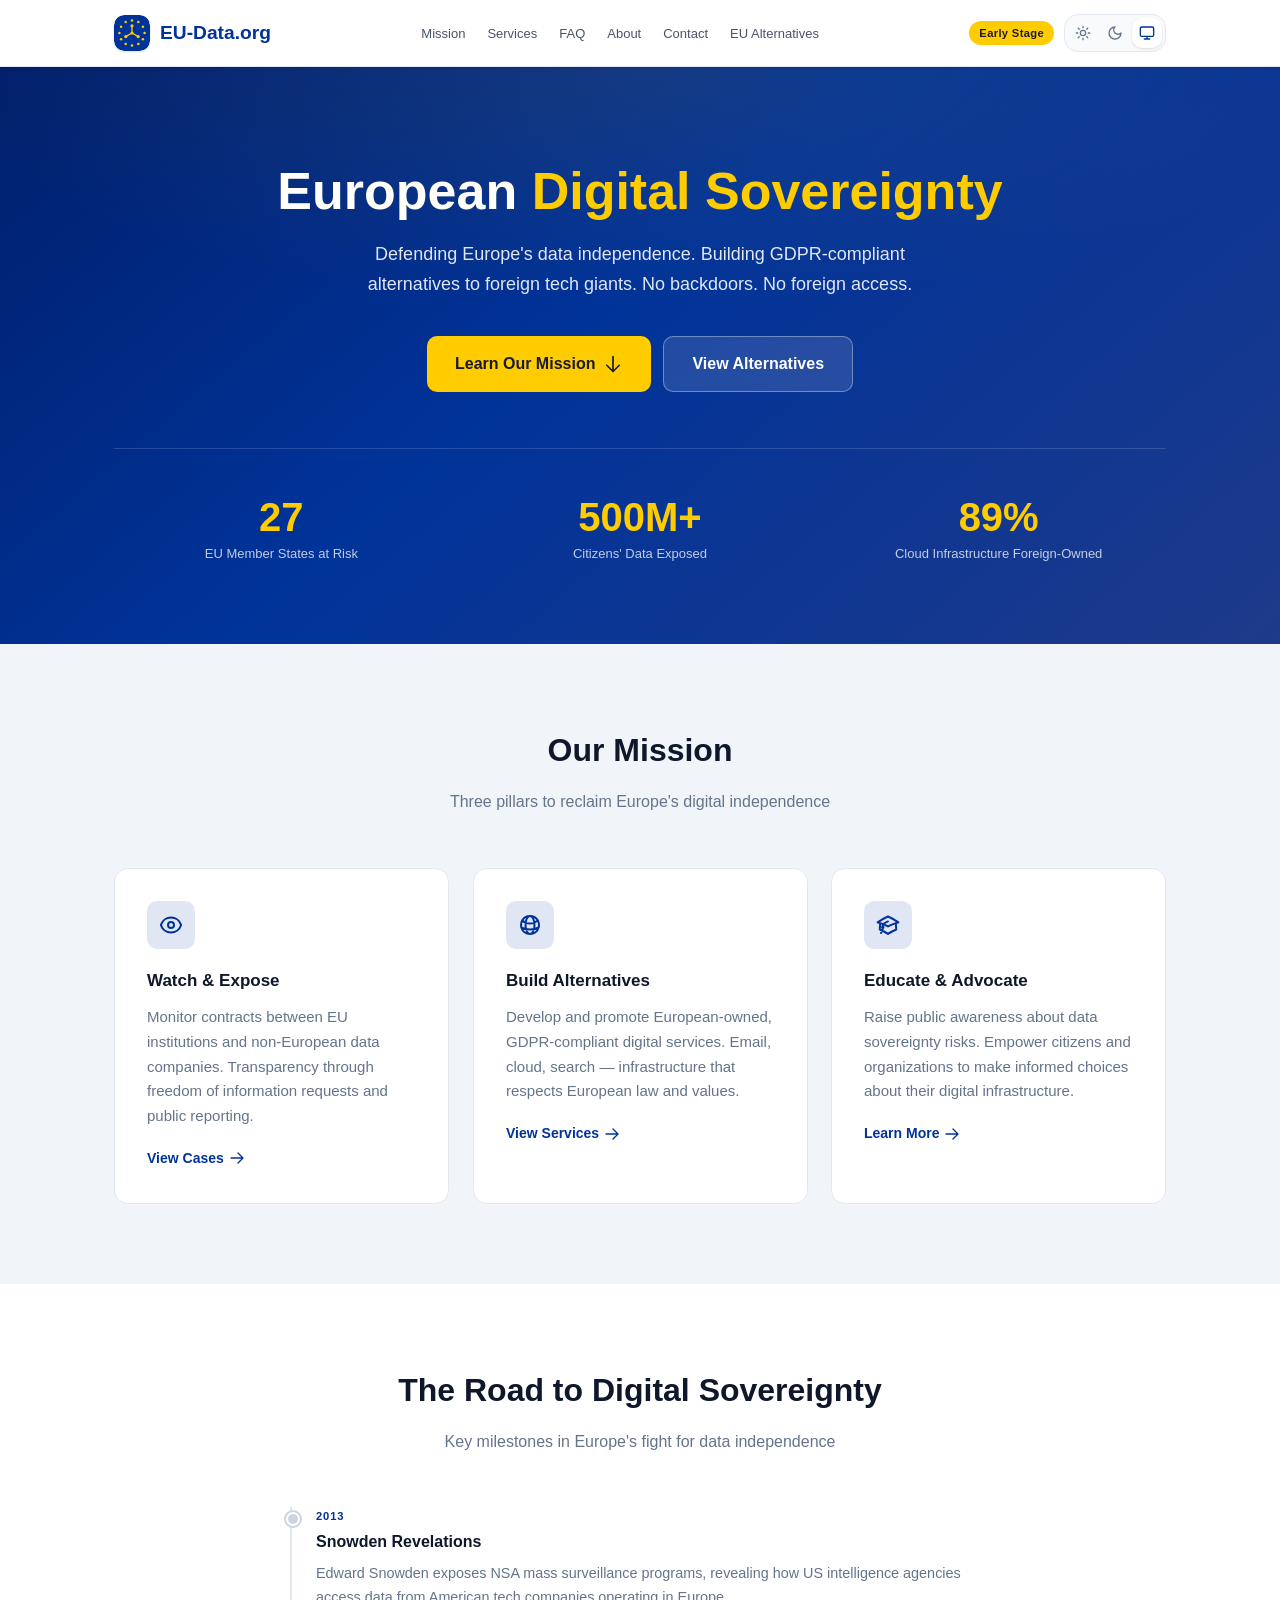
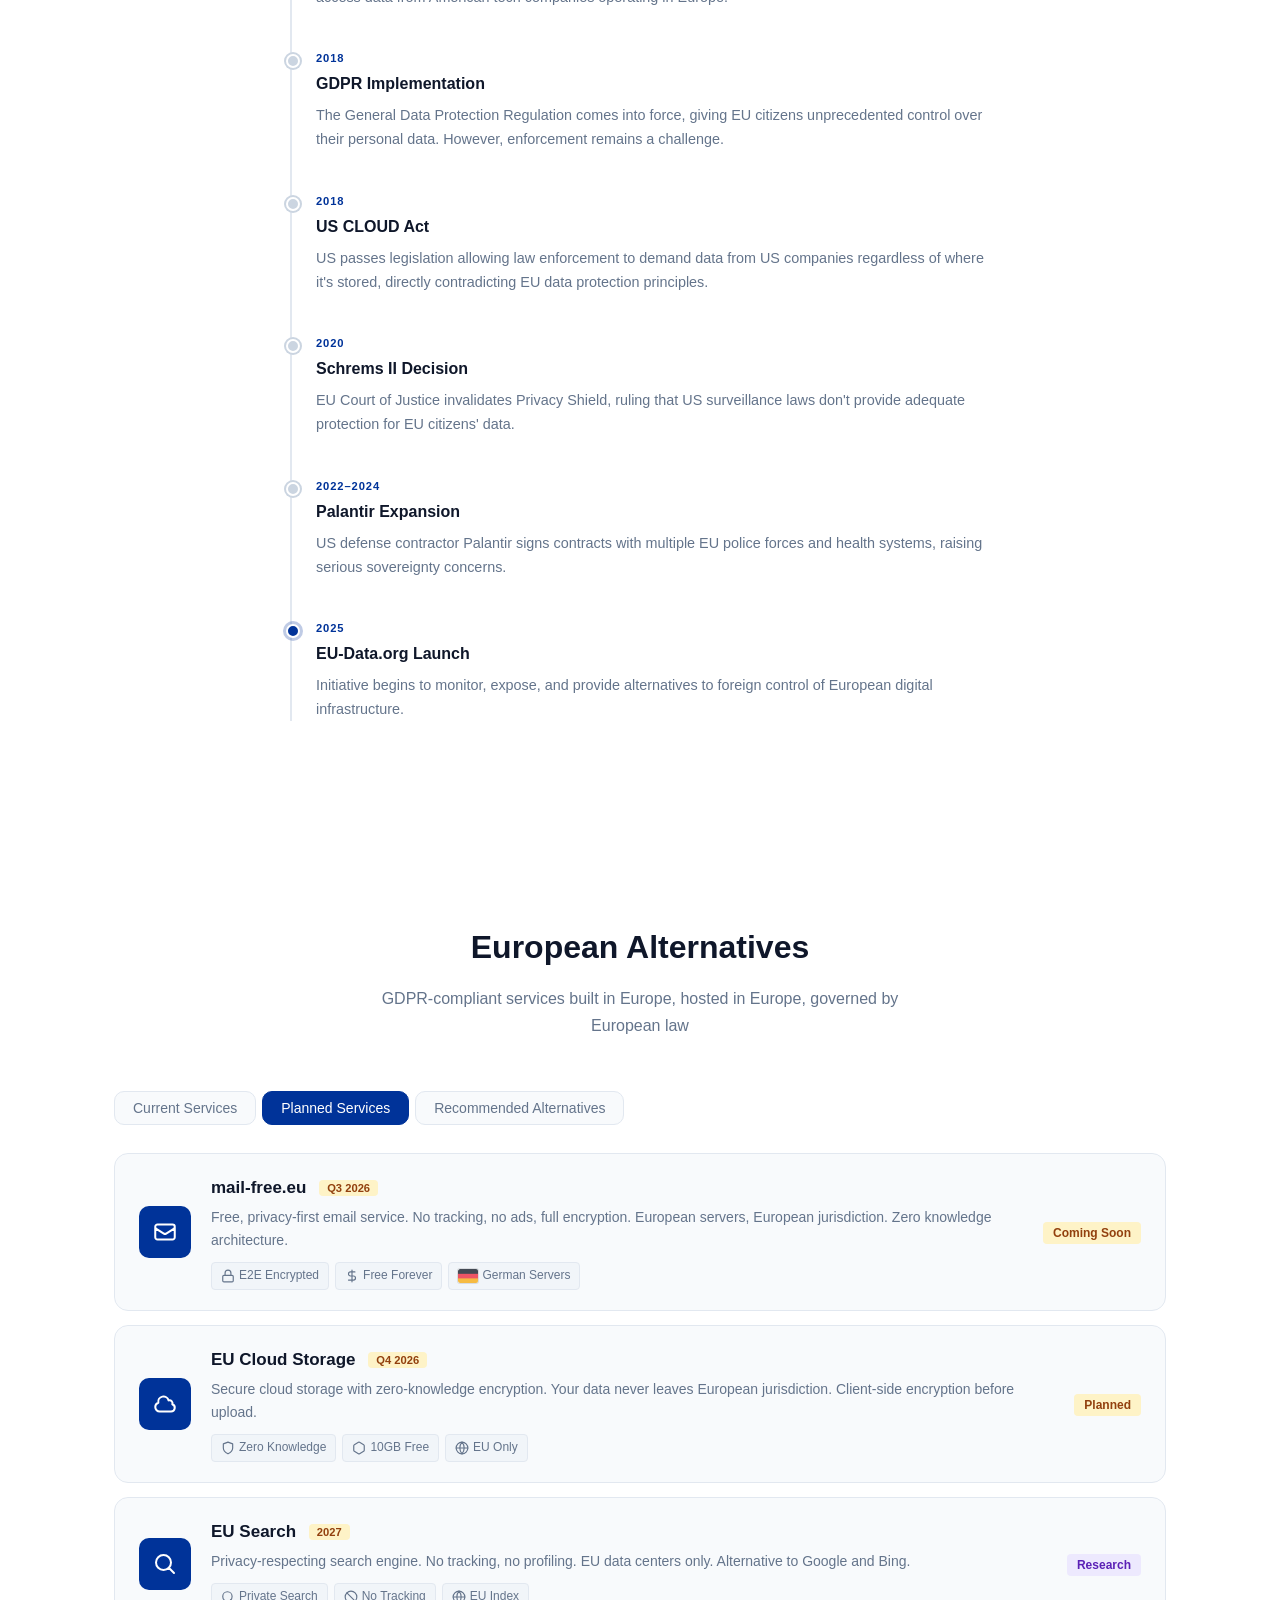
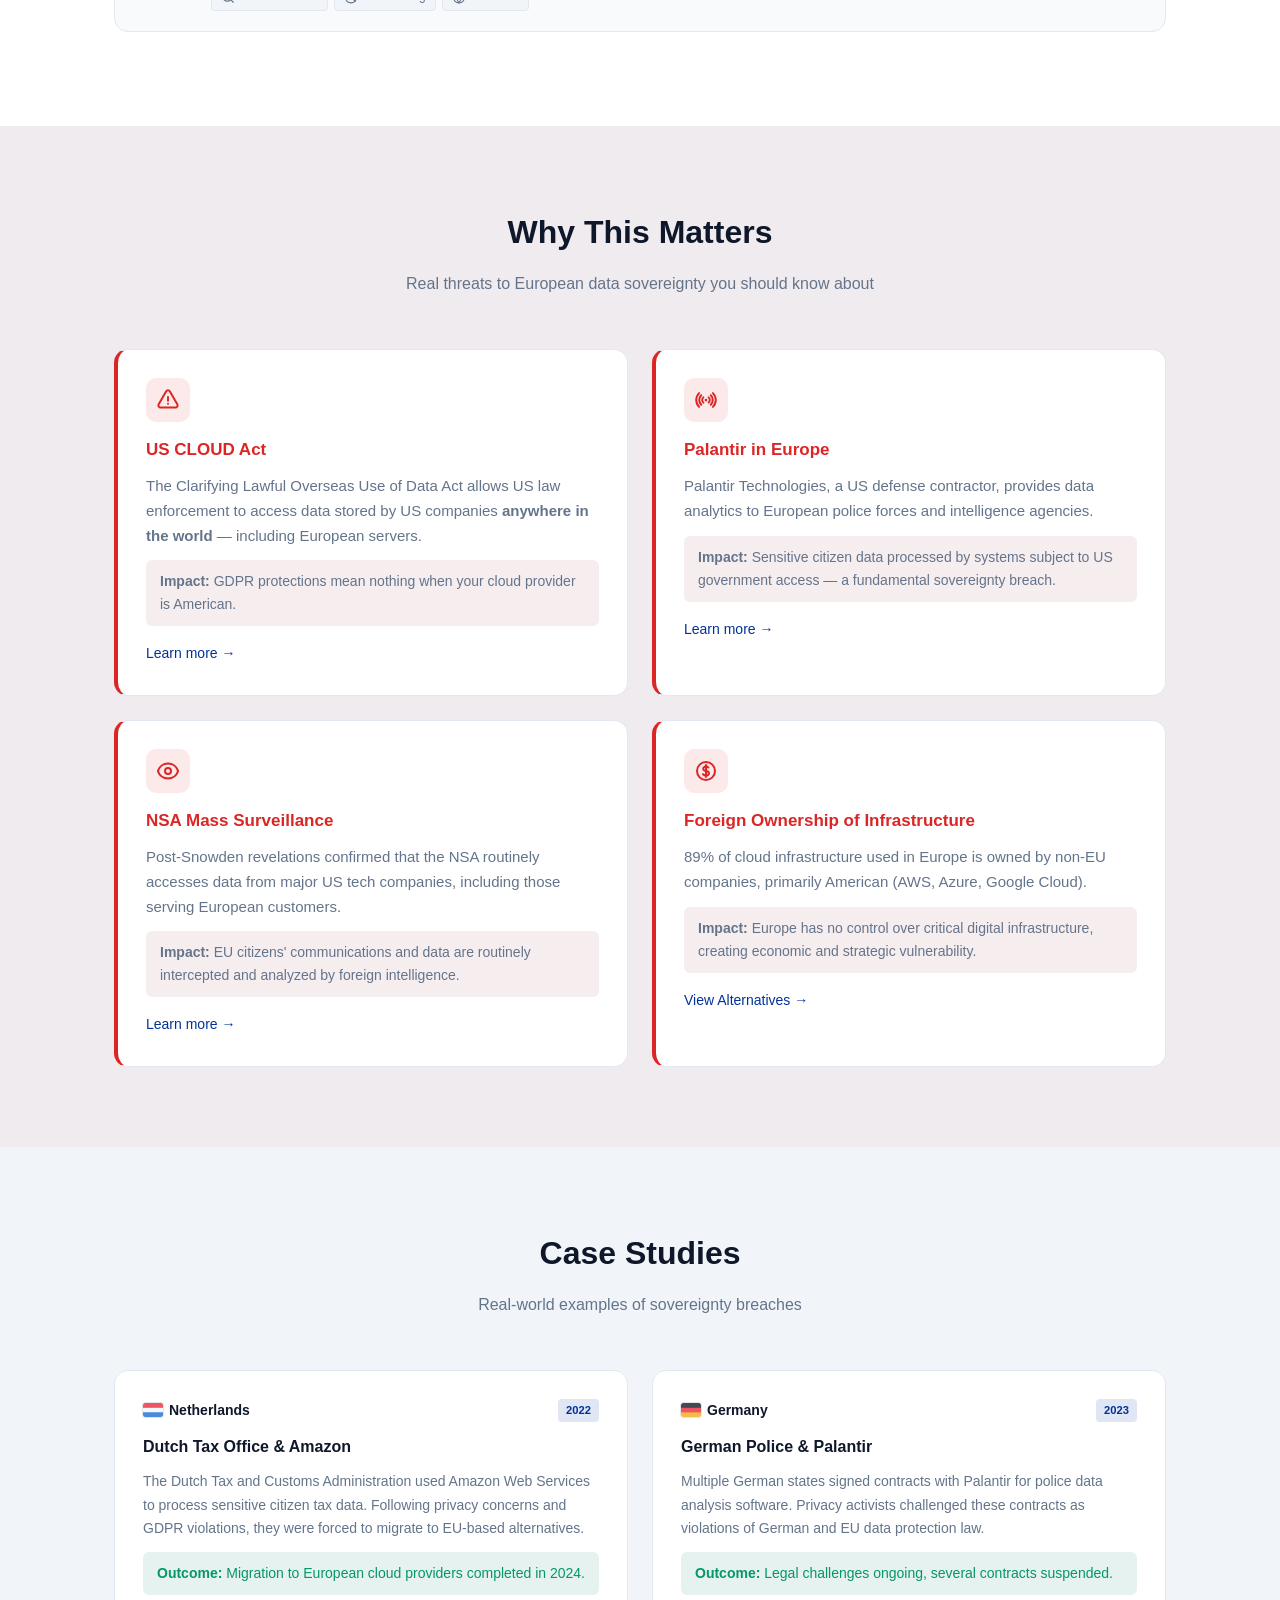
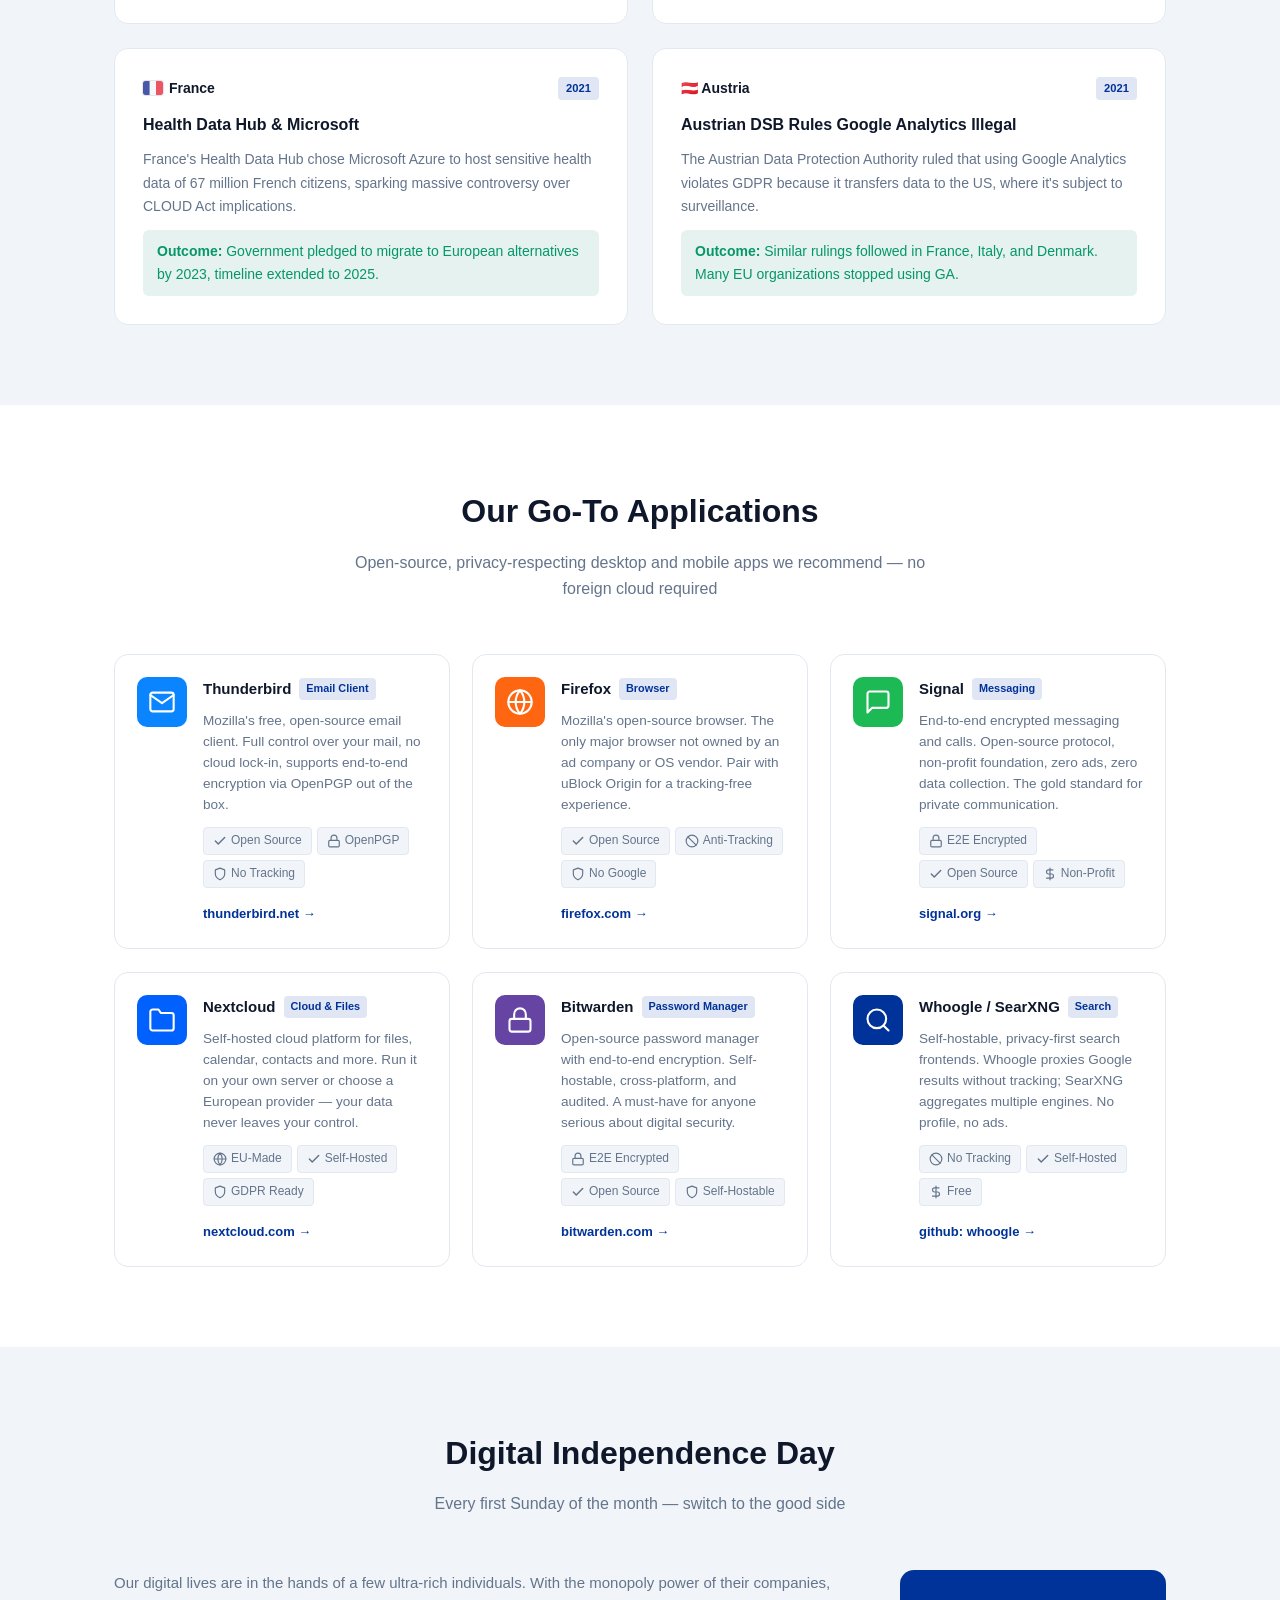
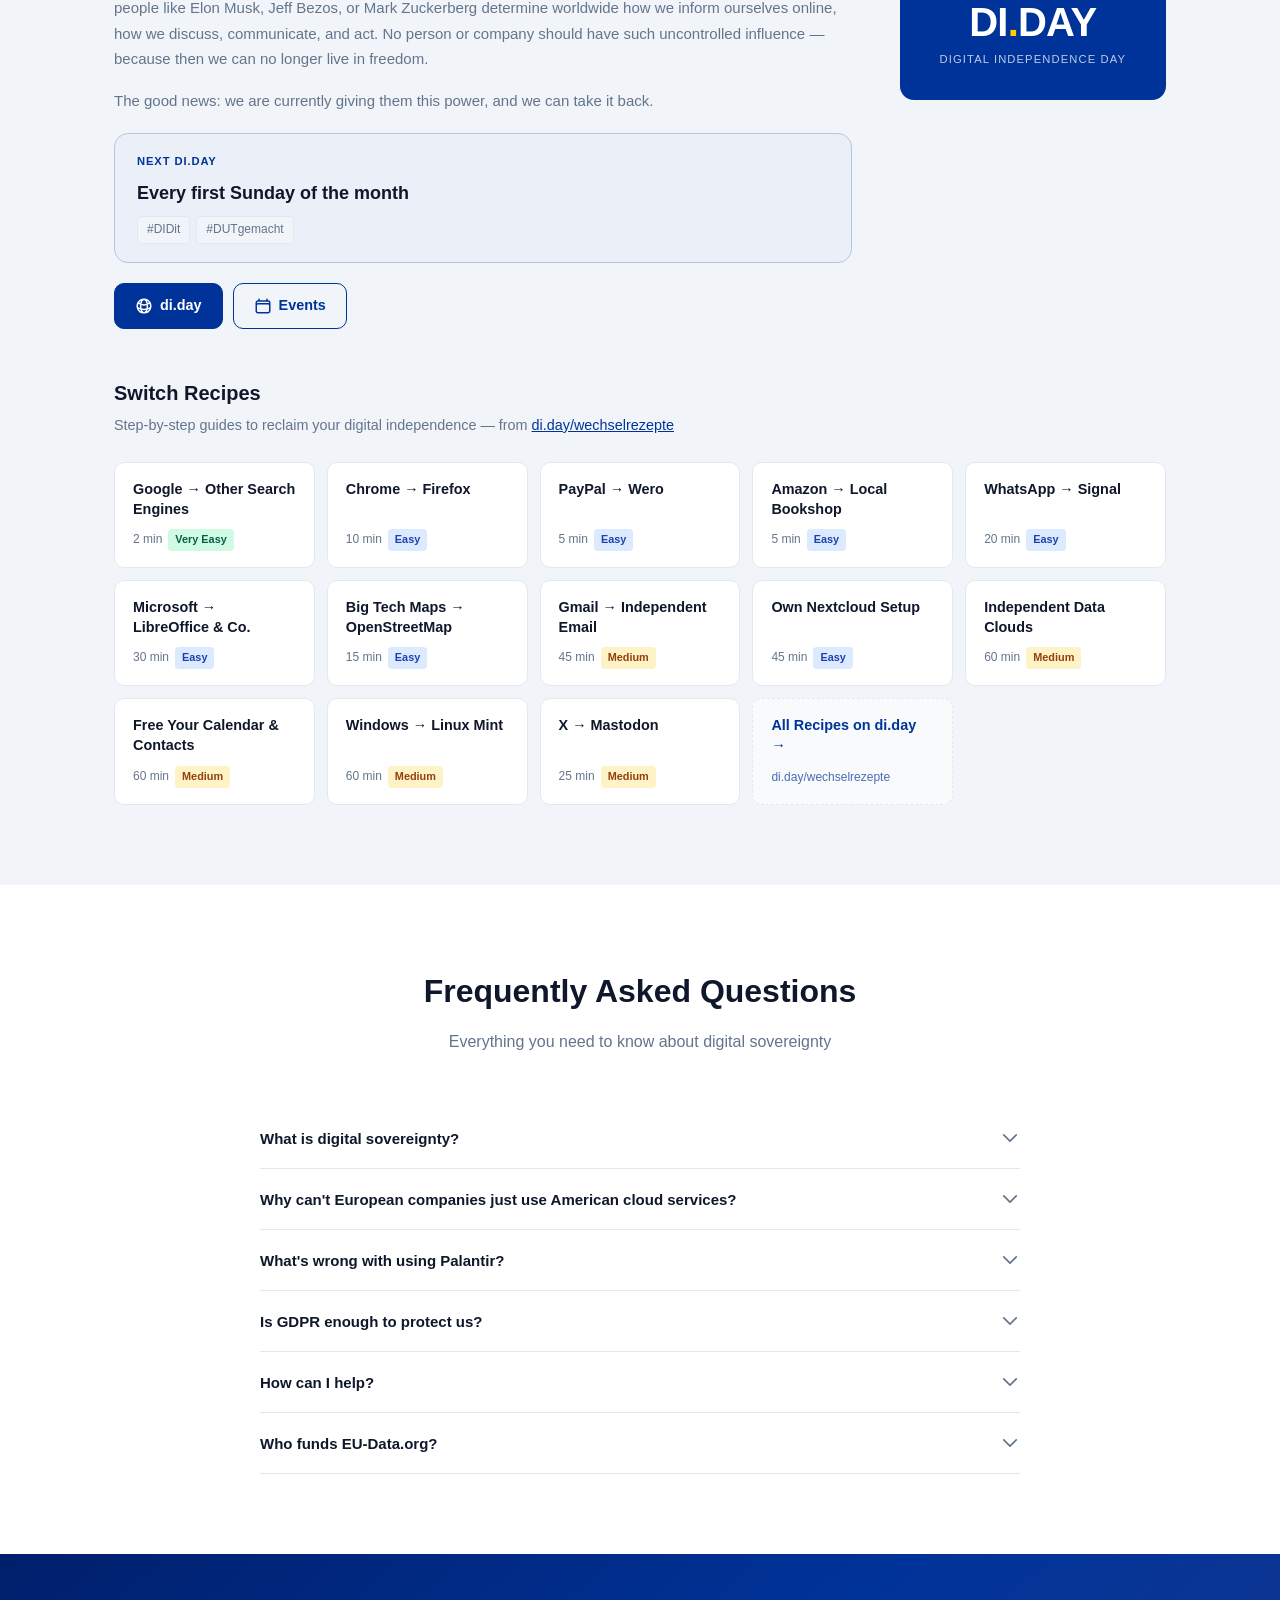
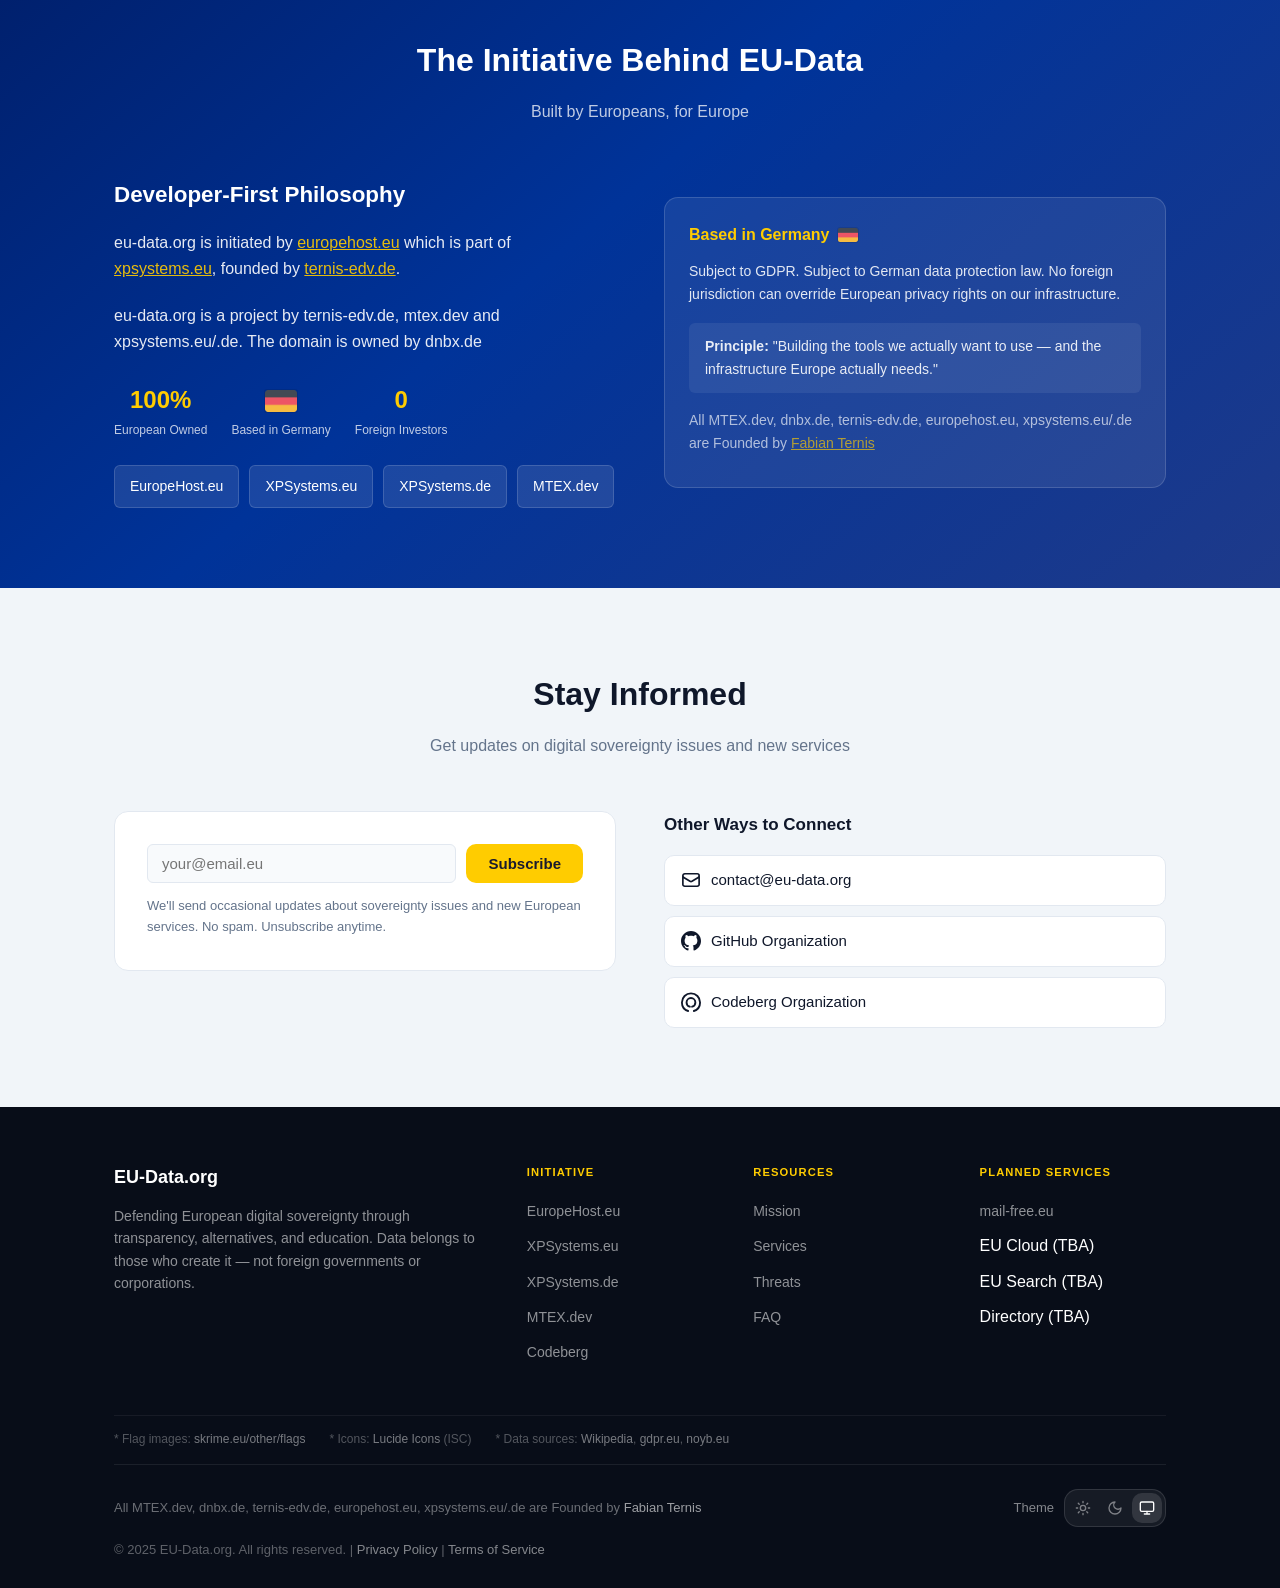
<file: index.html>
<!DOCTYPE html>
<html lang="en">
<head>
    <meta charset="UTF-8">
    <meta name="viewport" content="width=device-width, initial-scale=1.0">
    <title>EU-Data.org — European Digital Sovereignty</title>
    <meta name="description" content="Defending Europe's digital sovereignty. Building GDPR-compliant alternatives to foreign tech giants.">

    <!-- Favicons & Manifest -->
    <link rel="icon" type="image/x-icon" href="/assets/img/favicon.ico">
    <link rel="icon" type="image/png" sizes="16x16" href="/assets/img/favicon-16x16.png">
    <link rel="icon" type="image/png" sizes="32x32" href="/assets/img/favicon-32x32.png">
    <link rel="apple-touch-icon" href="/assets/img/apple-touch-icon.png">
    <link rel="manifest" href="/site.webmanifest">
    <meta name="theme-color" content="#003399">

    <!-- Styles -->
    <link rel="stylesheet" href="/assets/css/base.css">
    <link rel="stylesheet" href="/assets/css/layout.css">
    <link rel="stylesheet" href="/assets/css/components.css">
    <link rel="stylesheet" href="/assets/css/sections.css">
    <link rel="stylesheet" href="/assets/css/responsive.css">
</head>
<body>

    <!-- Header -->
    <header id="header">
        <div class="container header-inner">
            <a href="/" class="logo">
                <div class="logo-icon">
                    <img src="/assets/img/icon.svg" alt="EU-Data.org logo" width="36" height="36">
                </div>
                <span>EU-Data.org</span>
            </a>

            <nav class="nav" id="nav">
                <ul class="nav-list">
                    <li><a href="#mission">Mission</a></li>
                    <li><a href="#services">Services</a></li>
                    <li><a href="#faq">FAQ</a></li>
                    <li><a href="#about">About</a></li>
                    <li><a href="#contact">Contact</a></li>
                    <li><a href="https://european-alternatives.eu/" target="_blank" rel="noopener noreferrer">EU Alternatives</a></li>
                </ul>
            </nav>

            <div class="header-actions">
                <span class="header-badge">Early Stage</span>
                <div data-theme-switcher></div>
                <button class="menu-toggle" id="menuToggle" aria-label="Toggle menu">
                    <span></span><span></span><span></span>
                </button>
            </div>
        </div>
    </header>

    <!-- Hero -->
    <section class="hero">
        <div class="container">
            <h1>European <span>Digital Sovereignty</span></h1>
            <p class="hero-subtitle">Defending Europe's data independence. Building GDPR-compliant alternatives to foreign tech giants. No backdoors. No foreign access.</p>
            <div class="hero-cta-group">
                <a href="#mission" class="btn btn-primary btn-lg">
                    Learn Our Mission
                    <svg xmlns="http://www.w3.org/2000/svg" fill="none" viewBox="0 0 24 24" stroke-width="2" stroke="currentColor" width="20" height="20">
                        <path stroke-linecap="round" stroke-linejoin="round" d="M19.5 13.5L12 21m0 0l-7.5-7.5M12 21V3" />
                    </svg>
                </a>
                <a href="#services" class="btn btn-secondary btn-lg">View Alternatives</a>
            </div>
            <div class="stats">
                <div class="stat-item">
                    <div class="stat-number" data-value="27" data-suffix="">27</div>
                    <div class="stat-label">EU Member States at Risk</div>
                </div>
                <div class="stat-item">
                    <div class="stat-number" data-value="500" data-suffix="M+">500M+</div>
                    <div class="stat-label">Citizens' Data Exposed</div>
                </div>
                <div class="stat-item">
                    <div class="stat-number" data-value="89" data-suffix="%">89%</div>
                    <div class="stat-label">Cloud Infrastructure Foreign-Owned</div>
                </div>
            </div>
        </div>
    </section>

    <!-- Mission -->
    <section id="mission" class="section">
        <div class="container">
            <div class="section-header">
                <h2>Our Mission</h2>
                <p>Three pillars to reclaim Europe's digital independence</p>
            </div>
            <div class="mission-grid">
                <div class="mission-card">
                    <div class="mission-icon">
                        <svg xmlns="http://www.w3.org/2000/svg" fill="none" viewBox="0 0 24 24" stroke-width="2" stroke="currentColor" width="24" height="24">
                            <path stroke-linecap="round" stroke-linejoin="round" d="M2.036 12.322a1.012 1.012 0 010-.639C3.423 7.51 7.36 4.5 12 4.5c4.638 0 8.573 3.007 9.963 7.178.07.207.07.431 0 .639C20.577 16.49 16.64 19.5 12 19.5c-4.638 0-8.573-3.007-9.963-7.178z" />
                            <path stroke-linecap="round" stroke-linejoin="round" d="M15 12a3 3 0 11-6 0 3 3 0 016 0z" />
                        </svg>
                    </div>
                    <h3>Watch &amp; Expose</h3>
                    <p>Monitor contracts between EU institutions and non-European data companies. Transparency through freedom of information requests and public reporting.</p>
                    <a href="#cases" class="card-link">View Cases <svg xmlns="http://www.w3.org/2000/svg" fill="none" viewBox="0 0 24 24" stroke-width="2" stroke="currentColor" width="16" height="16"><path stroke-linecap="round" stroke-linejoin="round" d="M13.5 4.5L21 12m0 0l-7.5 7.5M21 12H3" /></svg></a>
                </div>
                <div class="mission-card">
                    <div class="mission-icon">
                        <svg xmlns="http://www.w3.org/2000/svg" fill="none" viewBox="0 0 24 24" stroke-width="2" stroke="currentColor" width="24" height="24">
                            <path stroke-linecap="round" stroke-linejoin="round" d="M12 21a9.004 9.004 0 008.716-6.747M12 21a9.004 9.004 0 01-8.716-6.747M12 21c2.485 0 4.5-4.03 4.5-9S14.485 3 12 3m0 18c-2.485 0-4.5-4.03-4.5-9S9.515 3 12 3m0 0a8.997 8.997 0 017.843 4.582M12 3a8.997 8.997 0 00-7.843 4.582m15.686 0A11.953 11.953 0 0112 10.5c-2.998 0-5.74-1.1-7.843-2.918m15.686 0A8.959 8.959 0 0121 12c0 .778-.099 1.533-.284 2.253m0 0A17.919 17.919 0 0112 16.5c-3.162 0-6.133-.815-8.716-2.247m0 0A9.015 9.015 0 013 12c0-1.605.42-3.113 1.157-4.418" />
                        </svg>
                    </div>
                    <h3>Build Alternatives</h3>
                    <p>Develop and promote European-owned, GDPR-compliant digital services. Email, cloud, search — infrastructure that respects European law and values.</p>
                    <a href="#services" class="card-link">View Services <svg xmlns="http://www.w3.org/2000/svg" fill="none" viewBox="0 0 24 24" stroke-width="2" stroke="currentColor" width="16" height="16"><path stroke-linecap="round" stroke-linejoin="round" d="M13.5 4.5L21 12m0 0l-7.5 7.5M21 12H3" /></svg></a>
                </div>
                <div class="mission-card">
                    <div class="mission-icon">
                        <svg xmlns="http://www.w3.org/2000/svg" fill="none" viewBox="0 0 24 24" stroke-width="2" stroke="currentColor" width="24" height="24">
                            <path stroke-linecap="round" stroke-linejoin="round" d="M4.26 10.147a60.436 60.436 0 00-.491 6.347A48.627 48.627 0 0112 20.904a48.627 48.627 0 018.232-4.41 60.46 60.46 0 00-.491-6.347m-15.482 0a50.57 50.57 0 00-2.658-.813A59.905 59.905 0 0112 3.493a59.902 59.902 0 0110.399 5.84c-.896.248-1.783.52-2.658.814m-15.482 0A50.697 50.697 0 0112 13.489a50.702 50.702 0 017.74-3.342M6.75 15a.75.75 0 100-1.5.75.75 0 000 1.5zm0 0v-3.675A55.378 55.378 0 0112 8.443m-7.007 11.55A5.981 5.981 0 006.75 15.75v-1.5" />
                        </svg>
                    </div>
                    <h3>Educate &amp; Advocate</h3>
                    <p>Raise public awareness about data sovereignty risks. Empower citizens and organizations to make informed choices about their digital infrastructure.</p>
                    <a href="#faq" class="card-link">Learn More <svg xmlns="http://www.w3.org/2000/svg" fill="none" viewBox="0 0 24 24" stroke-width="2" stroke="currentColor" width="16" height="16"><path stroke-linecap="round" stroke-linejoin="round" d="M13.5 4.5L21 12m0 0l-7.5 7.5M21 12H3" /></svg></a>
                </div>
            </div>
        </div>
    </section>

    <!-- Timeline -->
    <section id="timeline" class="section section-alt">
        <div class="container">
            <div class="section-header">
                <h2>The Road to Digital Sovereignty</h2>
                <p>Key milestones in Europe's fight for data independence</p>
            </div>
            <div class="timeline">
                <div class="timeline-item">
                    <div class="timeline-marker"></div>
                    <div class="timeline-content">
                        <div class="timeline-date">2013</div>
                        <h3>Snowden Revelations</h3>
                        <p>Edward Snowden exposes NSA mass surveillance programs, revealing how US intelligence agencies access data from American tech companies operating in Europe.</p>
                    </div>
                </div>
                <div class="timeline-item">
                    <div class="timeline-marker"></div>
                    <div class="timeline-content">
                        <div class="timeline-date">2018</div>
                        <h3>GDPR Implementation</h3>
                        <p>The General Data Protection Regulation comes into force, giving EU citizens unprecedented control over their personal data. However, enforcement remains a challenge.</p>
                    </div>
                </div>
                <div class="timeline-item">
                    <div class="timeline-marker"></div>
                    <div class="timeline-content">
                        <div class="timeline-date">2018</div>
                        <h3>US CLOUD Act</h3>
                        <p>US passes legislation allowing law enforcement to demand data from US companies regardless of where it's stored, directly contradicting EU data protection principles.</p>
                    </div>
                </div>
                <div class="timeline-item">
                    <div class="timeline-marker"></div>
                    <div class="timeline-content">
                        <div class="timeline-date">2020</div>
                        <h3>Schrems II Decision</h3>
                        <p>EU Court of Justice invalidates Privacy Shield, ruling that US surveillance laws don't provide adequate protection for EU citizens' data.</p>
                    </div>
                </div>
                <div class="timeline-item">
                    <div class="timeline-marker"></div>
                    <div class="timeline-content">
                        <div class="timeline-date">2022–2024</div>
                        <h3>Palantir Expansion</h3>
                        <p>US defense contractor Palantir signs contracts with multiple EU police forces and health systems, raising serious sovereignty concerns.</p>
                    </div>
                </div>
                <div class="timeline-item">
                    <div class="timeline-marker active"></div>
                    <div class="timeline-content">
                        <div class="timeline-date">2025</div>
                        <h3>EU-Data.org Launch</h3>
                        <p>Initiative begins to monitor, expose, and provide alternatives to foreign control of European digital infrastructure.</p>
                    </div>
                </div>
            </div>
        </div>
    </section>

    <!-- Services -->
    <section id="services" class="section services">
        <div class="container">
            <div class="section-header">
                <h2>European Alternatives</h2>
                <p>GDPR-compliant services built in Europe, hosted in Europe, governed by European law</p>
            </div>

            <div class="service-tabs">
                <button class="tab-btn" data-tab="current">Current Services</button>
                <button class="tab-btn active" data-tab="planned">Planned Services</button>
                <button class="tab-btn" data-tab="directory">Recommended Alternatives</button>
            </div>

            <div class="tab-content" id="current">
                <div class="service-item">
                    <div class="service-icon">
                        <svg xmlns="http://www.w3.org/2000/svg" fill="none" viewBox="0 0 24 24" stroke-width="2" stroke="currentColor" width="24" height="24">
                            <path stroke-linecap="round" stroke-linejoin="round" d="M9 12h3.75M9 15h3.75M9 18h3.75m3 .75H18a2.25 2.25 0 002.25-2.25V6.108c0-1.135-.845-2.098-1.976-2.192a48.424 48.424 0 00-1.123-.08m-5.801 0c-.065.21-.1.433-.1.664 0 .414.336.75.75.75h4.5a.75.75 0 00.75-.75 2.25 2.25 0 00-.1-.664m-5.8 0A2.251 2.251 0 0113.5 2.25H15c1.012 0 1.867.668 2.15 1.586m-5.8 0c-.376.023-.75.05-1.124.08C9.095 4.01 8.25 4.973 8.25 6.108V8.25m0 0H4.875c-.621 0-1.125.504-1.125 1.125v11.25c0 .621.504 1.125 1.125 1.125h9.75c.621 0 1.125-.504 1.125-1.125V9.375c0-.621-.504-1.125-1.125-1.125H8.25zM6.75 12h.008v.008H6.75V12zm0 3h.008v.008H6.75V15zm0 3h.008v.008H6.75V18z" />
                        </svg>
                    </div>
                    <div class="service-content">
                        <h3>Data Sovereignty Directory <span class="badge badge-success">Active</span></h3>
                        <p>Curated list of European-owned digital services. Find alternatives you can trust. Regular audits and compliance verification.</p>
                        <div class="service-features">
                            <span class="feature-tag"><span data-icon="eu" data-label="EU-Based"></span></span>
                            <span class="feature-tag"><span data-icon="check" data-label="GDPR Compliant"></span></span>
                            <span class="feature-tag"><span data-icon="verified" data-label="Verified"></span></span>
                        </div>
                    </div>
                    <div class="service-status"><span class="status-badge status-active">In Development</span></div>
                </div>
            </div>

            <div class="tab-content active" id="planned">
                <div class="service-item">
                    <div class="service-icon">
                        <svg xmlns="http://www.w3.org/2000/svg" fill="none" viewBox="0 0 24 24" stroke-width="2" stroke="currentColor" width="24" height="24">
                            <path stroke-linecap="round" stroke-linejoin="round" d="M21.75 6.75v10.5a2.25 2.25 0 01-2.25 2.25h-15a2.25 2.25 0 01-2.25-2.25V6.75m19.5 0A2.25 2.25 0 0019.5 4.5h-15a2.25 2.25 0 00-2.25 2.25m19.5 0v.243a2.25 2.25 0 01-1.07 1.916l-7.5 4.615a2.25 2.25 0 01-2.36 0L3.32 8.91a2.25 2.25 0 01-1.07-1.916V6.75" />
                        </svg>
                    </div>
                    <div class="service-content">
                        <h3>mail-free.eu <span class="badge badge-warning">Q3 2026</span></h3>
                        <p>Free, privacy-first email service. No tracking, no ads, full encryption. European servers, European jurisdiction. Zero knowledge architecture.</p>
                        <div class="service-features">
                            <span class="feature-tag"><span data-icon="lock" data-label="E2E Encrypted"></span></span>
                            <span class="feature-tag"><span data-icon="free" data-label="Free Forever"></span></span>
                            <span class="feature-tag"><img src="/assets/img/flags/de.png" alt="Germany" class="flag-icon"> German Servers</span>
                        </div>
                    </div>
                    <div class="service-status"><span class="status-badge status-planned">Coming Soon</span></div>
                </div>
                <div class="service-item">
                    <div class="service-icon">
                        <svg xmlns="http://www.w3.org/2000/svg" fill="none" viewBox="0 0 24 24" stroke-width="2" stroke="currentColor" width="24" height="24">
                            <path stroke-linecap="round" stroke-linejoin="round" d="M2.25 15a4.5 4.5 0 004.5 4.5H18a3.75 3.75 0 001.332-7.257 3 3 0 00-3.758-3.848 5.25 5.25 0 00-10.233 2.33A4.502 4.502 0 002.25 15z" />
                        </svg>
                    </div>
                    <div class="service-content">
                        <h3>EU Cloud Storage <span class="badge badge-warning">Q4 2026</span></h3>
                        <p>Secure cloud storage with zero-knowledge encryption. Your data never leaves European jurisdiction. Client-side encryption before upload.</p>
                        <div class="service-features">
                            <span class="feature-tag"><span data-icon="shield" data-label="Zero Knowledge"></span></span>
                            <span class="feature-tag"><span data-icon="box" data-label="10GB Free"></span></span>
                            <span class="feature-tag"><span data-icon="eu" data-label="EU Only"></span></span>
                        </div>
                    </div>
                    <div class="service-status"><span class="status-badge status-planned">Planned</span></div>
                </div>
                <div class="service-item">
                    <div class="service-icon">
                        <svg xmlns="http://www.w3.org/2000/svg" fill="none" viewBox="0 0 24 24" stroke-width="2" stroke="currentColor" width="24" height="24">
                            <path stroke-linecap="round" stroke-linejoin="round" d="M21 21l-5.197-5.197m0 0A7.5 7.5 0 105.196 5.196a7.5 7.5 0 0010.607 10.607z" />
                        </svg>
                    </div>
                    <div class="service-content">
                        <h3>EU Search <span class="badge badge-warning">2027</span></h3>
                        <p>Privacy-respecting search engine. No tracking, no profiling. EU data centers only. Alternative to Google and Bing.</p>
                        <div class="service-features">
                            <span class="feature-tag"><span data-icon="search" data-label="Private Search"></span></span>
                            <span class="feature-tag"><span data-icon="notrack" data-label="No Tracking"></span></span>
                            <span class="feature-tag"><span data-icon="globe" data-label="EU Index"></span></span>
                        </div>
                    </div>
                    <div class="service-status"><span class="status-badge status-research">Research</span></div>
                </div>
            </div>

            <div class="tab-content" id="directory">
                <div class="alternatives-intro"><p>While we build our own services, these European alternatives are already available:</p></div>
                <div class="alternatives-grid">
                    <div class="alternative-card">
                        <h4>Email</h4>
                        <ul>
                            <li><a href="https://mailbox.org/" target="_blank" rel="noopener noreferrer">Mailbox.org</a> <img src="/assets/img/flags/de.png" alt="Germany" class="flag-icon"></li>
                            <li><a href="https://posteo.de/" target="_blank" rel="noopener noreferrer">Posteo</a> <img src="/assets/img/flags/de.png" alt="Germany" class="flag-icon"></li>
                            <li><a href="https://tutanota.com/" target="_blank" rel="noopener noreferrer">Tutanota</a> <img src="/assets/img/flags/de.png" alt="Germany" class="flag-icon"></li>
                        </ul>
                    </div>
                    <div class="alternative-card">
                        <h4>Cloud Storage</h4>
                        <ul>
                            <li><a href="https://nextcloud.com/" target="_blank" rel="noopener noreferrer">Nextcloud</a> <img src="/assets/img/flags/de.png" alt="Germany" class="flag-icon"></li>
                            <li><a href="https://tresorit.com/" target="_blank" rel="noopener noreferrer">Tresorit</a> 🇨🇭</li>
                            <li><a href="https://www.luckycloud.de/" target="_blank" rel="noopener noreferrer">luckycloud</a> <img src="/assets/img/flags/de.png" alt="Germany" class="flag-icon"></li>
                        </ul>
                    </div>
                    <div class="alternative-card">
                        <h4>Search</h4>
                        <ul>
                            <li><a href="https://qwant.com/" target="_blank" rel="noopener noreferrer">Qwant</a> <img src="/assets/img/flags/fr.png" alt="France" class="flag-icon"></li>
                            <li><a href="https://metager.de/" target="_blank" rel="noopener noreferrer">MetaGer</a> <img src="/assets/img/flags/de.png" alt="Germany" class="flag-icon"></li>
                            <li><a href="https://swisscows.com/" target="_blank" rel="noopener noreferrer">Swisscows</a> 🇨🇭</li>
                        </ul>
                    </div>
                    <div class="alternative-card">
                        <h4>Messaging</h4>
                        <ul>
                            <li><a href="https://threema.ch/" target="_blank" rel="noopener noreferrer">Threema</a> 🇨🇭</li>
                            <li><a href="https://element.io/" target="_blank" rel="noopener noreferrer">Element</a> <img src="/assets/img/flags/gb.png" alt="UK" class="flag-icon"></li>
                            <li><a href="https://wire.com/" target="_blank" rel="noopener noreferrer">Wire</a> 🇨🇭</li>
                        </ul>
                    </div>
                </div>
            </div>
        </div>
    </section>

    <!-- Threats -->
    <section id="threats" class="section section-danger">
        <div class="container">
            <div class="section-header">
                <h2>Why This Matters</h2>
                <p>Real threats to European data sovereignty you should know about</p>
            </div>
            <div class="threats-grid">
                <div class="threat-card">
                    <div class="threat-icon">
                        <svg xmlns="http://www.w3.org/2000/svg" fill="none" viewBox="0 0 24 24" stroke-width="2" stroke="currentColor" width="24" height="24">
                            <path stroke-linecap="round" stroke-linejoin="round" d="M12 9v3.75m-9.303 3.376c-.866 1.5.217 3.374 1.948 3.374h14.71c1.73 0 2.813-1.874 1.948-3.374L13.949 3.378c-.866-1.5-3.032-1.5-3.898 0L2.697 16.126zM12 15.75h.007v.008H12v-.008z" />
                        </svg>
                    </div>
                    <h3>US CLOUD Act</h3>
                    <p>The Clarifying Lawful Overseas Use of Data Act allows US law enforcement to access data stored by US companies <strong>anywhere in the world</strong> — including European servers.</p>
                    <div class="threat-impact"><strong>Impact:</strong> GDPR protections mean nothing when your cloud provider is American.</div>
                    <a href="https://en.wikipedia.org/wiki/CLOUD_Act" target="_blank" rel="noopener noreferrer" class="threat-link">Learn more →</a>
                </div>
                <div class="threat-card">
                    <div class="threat-icon">
                        <svg xmlns="http://www.w3.org/2000/svg" fill="none" viewBox="0 0 24 24" stroke-width="2" stroke="currentColor" width="24" height="24">
                            <path stroke-linecap="round" stroke-linejoin="round" d="M9.348 14.651a3.75 3.75 0 010-5.303m5.304 0a3.75 3.75 0 010 5.303m-7.425 2.122a6.75 6.75 0 010-9.546m9.546 0a6.75 6.75 0 010 9.546M5.106 18.894c-3.808-3.808-3.808-9.98 0-13.789m13.788 0c3.808 3.808 3.808 9.981 0 13.79M12 12h.008v.007H12V12zm.375 0a.375.375 0 11-.75 0 .375.375 0 01.75 0z" />
                        </svg>
                    </div>
                    <h3>Palantir in Europe</h3>
                    <p>Palantir Technologies, a US defense contractor, provides data analytics to European police forces and intelligence agencies.</p>
                    <div class="threat-impact"><strong>Impact:</strong> Sensitive citizen data processed by systems subject to US government access — a fundamental sovereignty breach.</div>
                    <a href="https://en.wikipedia.org/wiki/Palantir_Technologies" target="_blank" rel="noopener noreferrer" class="threat-link">Learn more →</a>
                </div>
                <div class="threat-card">
                    <div class="threat-icon">
                        <svg xmlns="http://www.w3.org/2000/svg" fill="none" viewBox="0 0 24 24" stroke-width="2" stroke="currentColor" width="24" height="24">
                            <path stroke-linecap="round" stroke-linejoin="round" d="M2.036 12.322a1.012 1.012 0 010-.639C3.423 7.51 7.36 4.5 12 4.5c4.638 0 8.573 3.007 9.963 7.178.07.207.07.431 0 .639C20.577 16.49 16.64 19.5 12 19.5c-4.638 0-8.573-3.007-9.963-7.178z" /><path stroke-linecap="round" stroke-linejoin="round" d="M15 12a3 3 0 11-6 0 3 3 0 016 0z" />
                        </svg>
                    </div>
                    <h3>NSA Mass Surveillance</h3>
                    <p>Post-Snowden revelations confirmed that the NSA routinely accesses data from major US tech companies, including those serving European customers.</p>
                    <div class="threat-impact"><strong>Impact:</strong> EU citizens' communications and data are routinely intercepted and analyzed by foreign intelligence.</div>
                    <a href="https://en.wikipedia.org/wiki/Global_surveillance_disclosures_(2013%E2%80%93present)" target="_blank" rel="noopener noreferrer" class="threat-link">Learn more →</a>
                </div>
                <div class="threat-card">
                    <div class="threat-icon">
                        <svg xmlns="http://www.w3.org/2000/svg" fill="none" viewBox="0 0 24 24" stroke-width="2" stroke="currentColor" width="24" height="24">
                            <path stroke-linecap="round" stroke-linejoin="round" d="M12 6v12m-3-2.818l.879.659c1.171.879 3.07.879 4.242 0 1.172-.879 1.172-2.303 0-3.182C13.536 12.219 12.768 12 12 12c-.725 0-1.45-.22-2.003-.659-1.106-.879-1.106-2.303 0-3.182s2.9-.879 4.006 0l.415.33M21 12a9 9 0 11-18 0 9 9 0 0118 0z" />
                        </svg>
                    </div>
                    <h3>Foreign Ownership of Infrastructure</h3>
                    <p>89% of cloud infrastructure used in Europe is owned by non-EU companies, primarily American (AWS, Azure, Google Cloud).</p>
                    <div class="threat-impact"><strong>Impact:</strong> Europe has no control over critical digital infrastructure, creating economic and strategic vulnerability.</div>
                    <a href="#services" class="threat-link">View Alternatives →</a>
                </div>
            </div>
        </div>
    </section>

    <!-- Case Studies -->
    <section id="cases" class="section">
        <div class="container">
            <div class="section-header">
                <h2>Case Studies</h2>
                <p>Real-world examples of sovereignty breaches</p>
            </div>
            <div class="cases-grid">
                <div class="case-card">
                    <div class="case-header">
                        <span class="case-country"><img src="/assets/img/flags/nl.png" alt="Netherlands" class="flag-icon"> Netherlands</span>
                        <span class="case-year">2022</span>
                    </div>
                    <h3>Dutch Tax Office &amp; Amazon</h3>
                    <p>The Dutch Tax and Customs Administration used Amazon Web Services to process sensitive citizen tax data. Following privacy concerns and GDPR violations, they were forced to migrate to EU-based alternatives.</p>
                    <div class="case-outcome"><strong>Outcome:</strong> Migration to European cloud providers completed in 2024.</div>
                </div>
                <div class="case-card">
                    <div class="case-header">
                        <span class="case-country"><img src="/assets/img/flags/de.png" alt="Germany" class="flag-icon"> Germany</span>
                        <span class="case-year">2023</span>
                    </div>
                    <h3>German Police &amp; Palantir</h3>
                    <p>Multiple German states signed contracts with Palantir for police data analysis software. Privacy activists challenged these contracts as violations of German and EU data protection law.</p>
                    <div class="case-outcome"><strong>Outcome:</strong> Legal challenges ongoing, several contracts suspended.</div>
                </div>
                <div class="case-card">
                    <div class="case-header">
                        <span class="case-country"><img src="/assets/img/flags/fr.png" alt="France" class="flag-icon"> France</span>
                        <span class="case-year">2021</span>
                    </div>
                    <h3>Health Data Hub &amp; Microsoft</h3>
                    <p>France's Health Data Hub chose Microsoft Azure to host sensitive health data of 67 million French citizens, sparking massive controversy over CLOUD Act implications.</p>
                    <div class="case-outcome"><strong>Outcome:</strong> Government pledged to migrate to European alternatives by 2023, timeline extended to 2025.</div>
                </div>
                <div class="case-card">
                    <div class="case-header">
                        <span class="case-country">🇦🇹 Austria</span>
                        <span class="case-year">2021</span>
                    </div>
                    <h3>Austrian DSB Rules Google Analytics Illegal</h3>
                    <p>The Austrian Data Protection Authority ruled that using Google Analytics violates GDPR because it transfers data to the US, where it's subject to surveillance.</p>
                    <div class="case-outcome"><strong>Outcome:</strong> Similar rulings followed in France, Italy, and Denmark. Many EU organizations stopped using GA.</div>
                </div>
            </div>
        </div>
    </section>

    <!-- Go-To Applications -->
    <section id="apps" class="section section-alt">
        <div class="container">
            <div class="section-header">
                <h2>Our Go-To Applications</h2>
                <p>Open-source, privacy-respecting desktop and mobile apps we recommend — no foreign cloud required</p>
            </div>
            <div class="apps-grid">

                <div class="app-card">
                    <div class="app-icon" style="background:#0a84ff;">
                        <svg xmlns="http://www.w3.org/2000/svg" viewBox="0 0 24 24" fill="none" stroke="currentColor" stroke-width="1.8" stroke-linecap="round" stroke-linejoin="round" width="28" height="28">
                            <path d="M4 4h16c1.1 0 2 .9 2 2v12c0 1.1-.9 2-2 2H4c-1.1 0-2-.9-2-2V6c0-1.1.9-2 2-2z"/><polyline points="22,6 12,13 2,6"/>
                        </svg>
                    </div>
                    <div class="app-content">
                        <div class="app-header">
                            <h3>Thunderbird</h3>
                            <span class="app-badge">Email Client</span>
                        </div>
                        <p>Mozilla's free, open-source email client. Full control over your mail, no cloud lock-in, supports end-to-end encryption via OpenPGP out of the box.</p>
                        <div class="app-tags">
                            <span class="feature-tag"><span data-icon="check" data-label="Open Source"></span></span>
                            <span class="feature-tag"><span data-icon="lock" data-label="OpenPGP"></span></span>
                            <span class="feature-tag"><span data-icon="shield" data-label="No Tracking"></span></span>
                        </div>
                        <a href="https://www.thunderbird.net/" target="_blank" rel="noopener noreferrer" class="app-link">thunderbird.net →</a>
                    </div>
                </div>

                <div class="app-card">
                    <div class="app-icon" style="background:#ff6611;">
                        <svg xmlns="http://www.w3.org/2000/svg" viewBox="0 0 24 24" fill="none" stroke="currentColor" stroke-width="1.8" stroke-linecap="round" stroke-linejoin="round" width="28" height="28">
                            <circle cx="12" cy="12" r="10"/><line x1="2" y1="12" x2="22" y2="12"/><path d="M12 2a15.3 15.3 0 010 20M12 2a15.3 15.3 0 000 20"/>
                        </svg>
                    </div>
                    <div class="app-content">
                        <div class="app-header">
                            <h3>Firefox</h3>
                            <span class="app-badge">Browser</span>
                        </div>
                        <p>Mozilla's open-source browser. The only major browser not owned by an ad company or OS vendor. Pair with uBlock Origin for a tracking-free experience.</p>
                        <div class="app-tags">
                            <span class="feature-tag"><span data-icon="check" data-label="Open Source"></span></span>
                            <span class="feature-tag"><span data-icon="notrack" data-label="Anti-Tracking"></span></span>
                            <span class="feature-tag"><span data-icon="shield" data-label="No Google"></span></span>
                        </div>
                        <a href="https://www.firefox.com/" target="_blank" rel="noopener noreferrer" class="app-link">firefox.com →</a>
                    </div>
                </div>

                <div class="app-card">
                    <div class="app-icon" style="background:#1db954;">
                        <svg xmlns="http://www.w3.org/2000/svg" viewBox="0 0 24 24" fill="none" stroke="currentColor" stroke-width="1.8" stroke-linecap="round" stroke-linejoin="round" width="28" height="28">
                            <path d="M21 15a2 2 0 01-2 2H7l-4 4V5a2 2 0 012-2h14a2 2 0 012 2z"/>
                        </svg>
                    </div>
                    <div class="app-content">
                        <div class="app-header">
                            <h3>Signal</h3>
                            <span class="app-badge">Messaging</span>
                        </div>
                        <p>End-to-end encrypted messaging and calls. Open-source protocol, non-profit foundation, zero ads, zero data collection. The gold standard for private communication.</p>
                        <div class="app-tags">
                            <span class="feature-tag"><span data-icon="lock" data-label="E2E Encrypted"></span></span>
                            <span class="feature-tag"><span data-icon="check" data-label="Open Source"></span></span>
                            <span class="feature-tag"><span data-icon="free" data-label="Non-Profit"></span></span>
                        </div>
                        <a href="https://signal.org/" target="_blank" rel="noopener noreferrer" class="app-link">signal.org →</a>
                    </div>
                </div>

                <div class="app-card">
                    <div class="app-icon" style="background:#0061ff;">
                        <svg xmlns="http://www.w3.org/2000/svg" viewBox="0 0 24 24" fill="none" stroke="currentColor" stroke-width="1.8" stroke-linecap="round" stroke-linejoin="round" width="28" height="28">
                            <path d="M22 19a2 2 0 01-2 2H4a2 2 0 01-2-2V5a2 2 0 012-2h5l2 3h9a2 2 0 012 2z"/>
                        </svg>
                    </div>
                    <div class="app-content">
                        <div class="app-header">
                            <h3>Nextcloud</h3>
                            <span class="app-badge">Cloud &amp; Files</span>
                        </div>
                        <p>Self-hosted cloud platform for files, calendar, contacts and more. Run it on your own server or choose a European provider — your data never leaves your control.</p>
                        <div class="app-tags">
                            <span class="feature-tag"><span data-icon="eu" data-label="EU-Made"></span></span>
                            <span class="feature-tag"><span data-icon="check" data-label="Self-Hosted"></span></span>
                            <span class="feature-tag"><span data-icon="shield" data-label="GDPR Ready"></span></span>
                        </div>
                        <a href="https://nextcloud.com/" target="_blank" rel="noopener noreferrer" class="app-link">nextcloud.com →</a>
                    </div>
                </div>

                <div class="app-card">
                    <div class="app-icon" style="background:#6544a3;">
                        <svg xmlns="http://www.w3.org/2000/svg" viewBox="0 0 24 24" fill="none" stroke="currentColor" stroke-width="1.8" stroke-linecap="round" stroke-linejoin="round" width="28" height="28">
                            <rect x="3" y="11" width="18" height="11" rx="2"/><path d="M7 11V7a5 5 0 0110 0v4"/>
                        </svg>
                    </div>
                    <div class="app-content">
                        <div class="app-header">
                            <h3>Bitwarden</h3>
                            <span class="app-badge">Password Manager</span>
                        </div>
                        <p>Open-source password manager with end-to-end encryption. Self-hostable, cross-platform, and audited. A must-have for anyone serious about digital security.</p>
                        <div class="app-tags">
                            <span class="feature-tag"><span data-icon="lock" data-label="E2E Encrypted"></span></span>
                            <span class="feature-tag"><span data-icon="check" data-label="Open Source"></span></span>
                            <span class="feature-tag"><span data-icon="shield" data-label="Self-Hostable"></span></span>
                        </div>
                        <a href="https://bitwarden.com/" target="_blank" rel="noopener noreferrer" class="app-link">bitwarden.com →</a>
                    </div>
                </div>

                <div class="app-card">
                    <div class="app-icon" style="background:#003399;">
                        <svg xmlns="http://www.w3.org/2000/svg" viewBox="0 0 24 24" fill="none" stroke="currentColor" stroke-width="1.8" stroke-linecap="round" stroke-linejoin="round" width="28" height="28">
                            <circle cx="11" cy="11" r="8"/><path d="M21 21l-4.35-4.35"/>
                        </svg>
                    </div>
                    <div class="app-content">
                        <div class="app-header">
                            <h3>Whoogle / SearXNG</h3>
                            <span class="app-badge">Search</span>
                        </div>
                        <p>Self-hostable, privacy-first search frontends. Whoogle proxies Google results without tracking; SearXNG aggregates multiple engines. No profile, no ads.</p>
                        <div class="app-tags">
                            <span class="feature-tag"><span data-icon="notrack" data-label="No Tracking"></span></span>
                            <span class="feature-tag"><span data-icon="check" data-label="Self-Hosted"></span></span>
                            <span class="feature-tag"><span data-icon="free" data-label="Free"></span></span>
                        </div>
                        <a href="https://github.com/benbusby/whoogle-search" target="_blank" rel="noopener noreferrer" class="app-link">github: whoogle →</a>
                    </div>
                </div>

            </div>
        </div>
    </section>

    <!-- DI Day -->
    <section id="diday" class="section">
        <div class="container">
            <div class="section-header">
                <h2>Digital Independence Day</h2>
                <p>Every first Sunday of the month — switch to the good side</p>
            </div>
            <div class="diday-intro">
                <div class="diday-intro-text">
                    <p>Our digital lives are in the hands of a few ultra-rich individuals. With the monopoly power of their companies, people like Elon Musk, Jeff Bezos, or Mark Zuckerberg determine worldwide how we inform ourselves online, how we discuss, communicate, and act. No person or company should have such uncontrolled influence — because then we can no longer live in freedom.</p>
                    <p>The good news: we are currently giving them this power, and we can take it back.</p>
                    <div class="diday-next">
                        <div class="diday-next-badge">Next DI.DAY</div>
                        <div class="diday-next-date">Every first Sunday of the month</div>
                        <div class="diday-hashtags">
                            <span class="feature-tag">#DIDit</span>
                            <span class="feature-tag">#DUTgemacht</span>
                        </div>
                    </div>
                    <div class="diday-links">
                        <a href="https://di.day" target="_blank" rel="noopener noreferrer" class="btn btn-diday">
                            <svg xmlns="http://www.w3.org/2000/svg" fill="none" viewBox="0 0 24 24" stroke-width="2" stroke="currentColor" width="18" height="18"><path stroke-linecap="round" stroke-linejoin="round" d="M12 21a9.004 9.004 0 008.716-6.747M12 21a9.004 9.004 0 01-8.716-6.747M12 21c2.485 0 4.5-4.03 4.5-9S14.485 3 12 3m0 18c-2.485 0-4.5-4.03-4.5-9S9.515 3 12 3m0 0a8.997 8.997 0 017.843 4.582M12 3a8.997 8.997 0 00-7.843 4.582m15.686 0A11.953 11.953 0 0112 10.5c-2.998 0-5.74-1.1-7.843-2.918m15.686 0A8.959 8.959 0 0121 12c0 .778-.099 1.533-.284 2.253m0 0A17.919 17.919 0 0112 16.5c-3.162 0-6.133-.815-8.716-2.247m0 0A9.015 9.015 0 013 12c0-1.605.42-3.113 1.157-4.418" /></svg>
                            di.day
                        </a>
                        <a href="https://termine.di.day" target="_blank" rel="noopener noreferrer" class="btn btn-diday btn-diday-outline">
                            <svg xmlns="http://www.w3.org/2000/svg" fill="none" viewBox="0 0 24 24" stroke-width="2" stroke="currentColor" width="18" height="18"><path stroke-linecap="round" stroke-linejoin="round" d="M6.75 3v2.25M17.25 3v2.25M3 18.75V7.5a2.25 2.25 0 012.25-2.25h13.5A2.25 2.25 0 0121 7.5v11.25m-18 0A2.25 2.25 0 005.25 21h13.5A2.25 2.25 0 0021 18.75m-18 0v-7.5A2.25 2.25 0 015.25 9h13.5A2.25 2.25 0 0121 11.25v7.5" /></svg>
                            Events
                        </a>
                    </div>
                </div>
                <div class="diday-intro-visual">
                    <div class="diday-logo-box">
                        <div class="diday-logo-text">DI<span>.</span>DAY</div>
                        <div class="diday-logo-sub">Digital Independence Day</div>
                    </div>
                </div>
            </div>

            <div class="section-subheader">
                <h3>Switch Recipes</h3>
                <p>Step-by-step guides to reclaim your digital independence — from <a href="https://di.day/de/wechselrezepte" target="_blank" rel="noopener noreferrer">di.day/wechselrezepte</a></p>
            </div>
            <div class="diday-recipes">

                <a href="https://di.day/de/wechselrezepte/google-zu-ecosia" target="_blank" rel="noopener noreferrer" class="recipe-card recipe-very-easy">
                    <div class="recipe-title">Google → Other Search Engines</div>
                    <div class="recipe-meta">
                        <span class="recipe-time">2 min</span>
                        <span class="recipe-difficulty recipe-very-easy-badge">Very Easy</span>
                    </div>
                </a>

                <a href="https://di.day/de/wechselrezepte/firefox" target="_blank" rel="noopener noreferrer" class="recipe-card recipe-easy">
                    <div class="recipe-title">Chrome → Firefox</div>
                    <div class="recipe-meta">
                        <span class="recipe-time">10 min</span>
                        <span class="recipe-difficulty recipe-easy-badge">Easy</span>
                    </div>
                </a>

                <a href="https://di.day/de/wechselrezepte/wero" target="_blank" rel="noopener noreferrer" class="recipe-card recipe-easy">
                    <div class="recipe-title">PayPal → Wero</div>
                    <div class="recipe-meta">
                        <span class="recipe-time">5 min</span>
                        <span class="recipe-difficulty recipe-easy-badge">Easy</span>
                    </div>
                </a>

                <a href="https://di.day/de/wechselrezepte/buchladen" target="_blank" rel="noopener noreferrer" class="recipe-card recipe-easy">
                    <div class="recipe-title">Amazon → Local Bookshop</div>
                    <div class="recipe-meta">
                        <span class="recipe-time">5 min</span>
                        <span class="recipe-difficulty recipe-easy-badge">Easy</span>
                    </div>
                </a>

                <a href="https://di.day/de/wechselrezepte/whatsapp-zu-signal" target="_blank" rel="noopener noreferrer" class="recipe-card recipe-easy">
                    <div class="recipe-title">WhatsApp → Signal</div>
                    <div class="recipe-meta">
                        <span class="recipe-time">20 min</span>
                        <span class="recipe-difficulty recipe-easy-badge">Easy</span>
                    </div>
                </a>

                <a href="https://di.day/de/wechselrezepte/office" target="_blank" rel="noopener noreferrer" class="recipe-card recipe-easy">
                    <div class="recipe-title">Microsoft → LibreOffice &amp; Co.</div>
                    <div class="recipe-meta">
                        <span class="recipe-time">30 min</span>
                        <span class="recipe-difficulty recipe-easy-badge">Easy</span>
                    </div>
                </a>

                <a href="https://di.day/de/wechselrezepte/maps" target="_blank" rel="noopener noreferrer" class="recipe-card recipe-easy">
                    <div class="recipe-title">Big Tech Maps → OpenStreetMap</div>
                    <div class="recipe-meta">
                        <span class="recipe-time">15 min</span>
                        <span class="recipe-difficulty recipe-easy-badge">Easy</span>
                    </div>
                </a>

                <a href="https://di.day/de/wechselrezepte/posteo-mailbox-org" target="_blank" rel="noopener noreferrer" class="recipe-card recipe-medium">
                    <div class="recipe-title">Gmail → Independent Email</div>
                    <div class="recipe-meta">
                        <span class="recipe-time">45 min</span>
                        <span class="recipe-difficulty recipe-medium-badge">Medium</span>
                    </div>
                </a>

                <a href="https://di.day/de/wechselrezepte/nextcloud" target="_blank" rel="noopener noreferrer" class="recipe-card recipe-easy">
                    <div class="recipe-title">Own Nextcloud Setup</div>
                    <div class="recipe-meta">
                        <span class="recipe-time">45 min</span>
                        <span class="recipe-difficulty recipe-easy-badge">Easy</span>
                    </div>
                </a>

                <a href="https://di.day/de/wechselrezepte/unabhaengige-clouds" target="_blank" rel="noopener noreferrer" class="recipe-card recipe-medium">
                    <div class="recipe-title">Independent Data Clouds</div>
                    <div class="recipe-meta">
                        <span class="recipe-time">60 min</span>
                        <span class="recipe-difficulty recipe-medium-badge">Medium</span>
                    </div>
                </a>

                <a href="https://di.day/de/wechselrezepte/kalender-und-kontakte-befreien" target="_blank" rel="noopener noreferrer" class="recipe-card recipe-medium">
                    <div class="recipe-title">Free Your Calendar &amp; Contacts</div>
                    <div class="recipe-meta">
                        <span class="recipe-time">60 min</span>
                        <span class="recipe-difficulty recipe-medium-badge">Medium</span>
                    </div>
                </a>

                <a href="https://di.day/de/wechselrezepte/windows-zu-linux-mint" target="_blank" rel="noopener noreferrer" class="recipe-card recipe-medium">
                    <div class="recipe-title">Windows → Linux Mint</div>
                    <div class="recipe-meta">
                        <span class="recipe-time">60 min</span>
                        <span class="recipe-difficulty recipe-medium-badge">Medium</span>
                    </div>
                </a>

                <a href="https://di.day/de/wechselrezepte/mastodon" target="_blank" rel="noopener noreferrer" class="recipe-card recipe-medium">
                    <div class="recipe-title">X → Mastodon</div>
                    <div class="recipe-meta">
                        <span class="recipe-time">25 min</span>
                        <span class="recipe-difficulty recipe-medium-badge">Medium</span>
                    </div>
                </a>

                <a href="https://di.day/de/wechselrezepte" target="_blank" rel="noopener noreferrer" class="recipe-card recipe-more">
                    <div class="recipe-title">All Recipes on di.day →</div>
                    <div class="recipe-meta"><span class="recipe-time">di.day/wechselrezepte</span></div>
                </a>

            </div>
        </div>
    </section>

    <!-- FAQ -->
    <section id="faq" class="section section-alt">
        <div class="container">
            <div class="section-header">
                <h2>Frequently Asked Questions</h2>
                <p>Everything you need to know about digital sovereignty</p>
            </div>
            <div class="faq-container">
                <div class="faq-item">
                    <button class="faq-question">What is digital sovereignty?
                        <svg xmlns="http://www.w3.org/2000/svg" fill="none" viewBox="0 0 24 24" stroke-width="2" stroke="currentColor" width="20" height="20"><path stroke-linecap="round" stroke-linejoin="round" d="M19.5 8.25l-7.5 7.5-7.5-7.5" /></svg>
                    </button>
                    <div class="faq-answer">
                        <p>Digital sovereignty means having control over your own digital infrastructure and data. For Europe, it means:</p>
                        <ul>
                            <li>European data stored on European servers under European law</li>
                            <li>Infrastructure owned and controlled by European companies</li>
                            <li>Protection from foreign surveillance and legal overreach</li>
                            <li>The ability to enforce European values and regulations without foreign interference</li>
                        </ul>
                    </div>
                </div>
                <div class="faq-item">
                    <button class="faq-question">Why can't European companies just use American cloud services?
                        <svg xmlns="http://www.w3.org/2000/svg" fill="none" viewBox="0 0 24 24" stroke-width="2" stroke="currentColor" width="20" height="20"><path stroke-linecap="round" stroke-linejoin="round" d="M19.5 8.25l-7.5 7.5-7.5-7.5" /></svg>
                    </button>
                    <div class="faq-answer">
                        <p>American cloud services subject European data to US law, specifically:</p>
                        <ul>
                            <li><strong>CLOUD Act:</strong> Allows US government to demand data from US companies regardless of where it's stored</li>
                            <li><strong>FISA Section 702:</strong> Permits warrantless surveillance of non-US persons</li>
                            <li><strong>Executive Order 12333:</strong> Authorizes broad intelligence collection outside US territory</li>
                        </ul>
                        <p>These laws directly contradict GDPR and European privacy rights. The EU Court of Justice has repeatedly ruled that US law doesn't provide adequate protection (Schrems I &amp; II decisions).</p>
                    </div>
                </div>
                <div class="faq-item">
                    <button class="faq-question">What's wrong with using Palantir?
                        <svg xmlns="http://www.w3.org/2000/svg" fill="none" viewBox="0 0 24 24" stroke-width="2" stroke="currentColor" width="20" height="20"><path stroke-linecap="round" stroke-linejoin="round" d="M19.5 8.25l-7.5 7.5-7.5-7.5" /></svg>
                    </button>
                    <div class="faq-answer">
                        <p>Palantir is a US defense contractor with deep ties to US intelligence agencies. Problems include:</p>
                        <ul>
                            <li>Subject to US jurisdiction and potential surveillance demands</li>
                            <li>Processes highly sensitive police and government data from EU citizens</li>
                            <li>Proprietary algorithms with no transparency or accountability</li>
                            <li>History of working closely with US intelligence agencies</li>
                            <li>Potential for backdoor access or data sharing with US government</li>
                        </ul>
                        <p>European police forces should use European software subject to European oversight.</p>
                    </div>
                </div>
                <div class="faq-item">
                    <button class="faq-question">Is GDPR enough to protect us?
                        <svg xmlns="http://www.w3.org/2000/svg" fill="none" viewBox="0 0 24 24" stroke-width="2" stroke="currentColor" width="20" height="20"><path stroke-linecap="round" stroke-linejoin="round" d="M19.5 8.25l-7.5 7.5-7.5-7.5" /></svg>
                    </button>
                    <div class="faq-answer">
                        <p>GDPR is necessary but not sufficient. While it provides strong privacy protections on paper, it cannot:</p>
                        <ul>
                            <li>Override US law when data is controlled by US companies</li>
                            <li>Prevent foreign intelligence surveillance</li>
                            <li>Guarantee European control of infrastructure</li>
                            <li>Protect against economic leverage by foreign tech companies</li>
                        </ul>
                        <p><strong>True sovereignty requires:</strong> European companies + European infrastructure + European law + GDPR enforcement.</p>
                    </div>
                </div>
                <div class="faq-item">
                    <button class="faq-question">How can I help?
                        <svg xmlns="http://www.w3.org/2000/svg" fill="none" viewBox="0 0 24 24" stroke-width="2" stroke="currentColor" width="20" height="20"><path stroke-linecap="round" stroke-linejoin="round" d="M19.5 8.25l-7.5 7.5-7.5-7.5" /></svg>
                    </button>
                    <div class="faq-answer">
                        <p>Several ways to support digital sovereignty:</p>
                        <ul>
                            <li><strong>Switch services:</strong> Use European alternatives for email, cloud, search</li>
                            <li><strong>Spread awareness:</strong> Share information about sovereignty risks</li>
                            <li><strong>Demand change:</strong> Ask your government to use European infrastructure</li>
                            <li><strong>Support European tech:</strong> Choose European companies when possible</li>
                            <li><strong>File FOI requests:</strong> Hold institutions accountable for data practices</li>
                        </ul>
                    </div>
                </div>
                <div class="faq-item">
                    <button class="faq-question">Who funds EU-Data.org?
                        <svg xmlns="http://www.w3.org/2000/svg" fill="none" viewBox="0 0 24 24" stroke-width="2" stroke="currentColor" width="20" height="20"><path stroke-linecap="round" stroke-linejoin="round" d="M19.5 8.25l-7.5 7.5-7.5-7.5" /></svg>
                    </button>
                    <div class="faq-answer">
                        <p>EU-Data.org is self-funded through <a href="https://xpsystems.eu/" target="_blank" rel="noopener noreferrer">XPSystems.eu</a>, a German technology company. We receive no government funding, no venture capital, and no foreign investment.</p>
                        <p>This ensures complete independence and alignment with our mission.</p>
                    </div>
                </div>
            </div>
        </div>
    </section>

    <!-- Initiative/About -->
    <section id="about" class="section section-blue initiative">
        <div class="container">
            <div class="section-header">
                <h2>The Initiative Behind EU-Data</h2>
                <p>Built by Europeans, for Europe</p>
            </div>
            <div class="initiative-content">
                <div class="initiative-text">
                    <h3>Developer-First Philosophy</h3>
                <p>eu-data.org is initiated by <a href="https://europehost.eu/" target="_blank" rel="noopener noreferrer" style="color:var(--eu-yellow)">europehost.eu</a> which is part of <a href="https://xpsystems.eu/" target="_blank" rel="noopener noreferrer" style="color:var(--eu-yellow)">xpsystems.eu</a>, founded by <a href="https://ternis-edv.de/" target="_blank" rel="noopener noreferrer" style="color:var(--eu-yellow)">ternis-edv.de</a>.</p>
                <p>eu-data.org is a project by ternis-edv.de, mtex.dev and xpsystems.eu/.de. The domain is owned by dnbx.de</p>
                    <div class="initiative-stats">
                        <div class="stat-box"><div class="stat-value">100%</div><div class="stat-desc">European Owned</div></div>
                        <div class="stat-box"><div class="stat-value"><img src="/assets/img/flags/de.png" alt="Germany" class="flag-icon flag-lg"></div><div class="stat-desc">Based in Germany</div></div>
                        <div class="stat-box"><div class="stat-value">0</div><div class="stat-desc">Foreign Investors</div></div>
                    </div>
                    <div class="initiative-links">
                        <a href="https://europehost.eu/" target="_blank" rel="noopener noreferrer">EuropeHost.eu</a>
                        <a href="https://xpsystems.eu/" target="_blank" rel="noopener noreferrer">XPSystems.eu</a>
                        <a href="https://xpsystems.de/" target="_blank" rel="noopener noreferrer">XPSystems.de</a>
                        <a href="https://mtex.dev/" target="_blank" rel="noopener noreferrer">MTEX.dev</a>
                    </div>
                </div>
                <div class="founder-card">
                    <h4>Based in Germany <img src="/assets/img/flags/de.png" alt="Germany" class="flag-icon"></h4>
                    <p>Subject to GDPR. Subject to German data protection law. No foreign jurisdiction can override European privacy rights on our infrastructure.</p>
                    <div class="founder-principle"><strong>Principle:</strong> "Building the tools we actually want to use — and the infrastructure Europe actually needs."</div>
                    <div class="founder-info"><p>All MTEX.dev, dnbx.de, ternis-edv.de, europehost.eu, xpsystems.eu/.de are Founded by <a href="https://fabianternis.de" target="_blank" rel="noopener noreferrer">Fabian Ternis</a></p></div>
                </div>
            </div>
        </div>
    </section>

    <!-- Contact/Newsletter -->
    <section id="contact" class="section">
        <div class="container">
            <div class="section-header">
                <h2>Stay Informed</h2>
                <p>Get updates on digital sovereignty issues and new services</p>
            </div>
            <div class="newsletter-container">
                <form class="newsletter-form" id="newsletterForm">
                    <div class="form-group">
                        <input type="email" id="email" placeholder="your@email.eu" required>
                        <button type="submit" class="btn btn-primary">Subscribe</button>
                    </div>
                    <p class="form-note">We'll send occasional updates about sovereignty issues and new European services. No spam. Unsubscribe anytime.</p>
                </form>
                <div class="contact-info">
                    <h3>Other Ways to Connect</h3>
                    <div class="contact-methods">
                        <a href="mailto:contact@eu-data.org" class="contact-method">
                            <svg xmlns="http://www.w3.org/2000/svg" fill="none" viewBox="0 0 24 24" stroke-width="2" stroke="currentColor" width="20" height="20">
                                <path stroke-linecap="round" stroke-linejoin="round" d="M21.75 6.75v10.5a2.25 2.25 0 01-2.25 2.25h-15a2.25 2.25 0 01-2.25-2.25V6.75m19.5 0A2.25 2.25 0 0019.5 4.5h-15a2.25 2.25 0 00-2.25 2.25m19.5 0v.243a2.25 2.25 0 01-1.07 1.916l-7.5 4.615a2.25 2.25 0 01-2.36 0L3.32 8.91a2.25 2.25 0 01-1.07-1.916V6.75" />
                            </svg>
                            contact@eu-data.org
                        </a>
                        <a href="https://github.com/eu-data-org" class="contact-method" target="_blank" rel="noopener noreferrer">
                            <svg width="20" height="20" viewBox="0 0 24 24" fill="currentColor"><path d="M12 0c-6.626 0-12 5.373-12 12 0 5.302 3.438 9.8 8.207 11.387.599.111.793-.261.793-.577v-2.234c-3.338.726-4.033-1.416-4.033-1.416-.546-1.387-1.333-1.756-1.333-1.756-1.089-.745.083-.729.083-.729 1.205.084 1.839 1.237 1.839 1.237 1.07 1.834 2.807 1.304 3.492.997.107-.775.418-1.305.762-1.604-2.665-.305-5.467-1.334-5.467-5.931 0-1.311.469-2.381 1.236-3.221-.124-.303-.535-1.524.117-3.176 0 0 1.008-.322 3.301 1.23.957-.266 1.983-.399 3.003-.404 1.02.005 2.047.138 3.006.404 2.291-1.552 3.297-1.23 3.297-1.23.653 1.653.242 2.874.118 3.176.77.84 1.235 1.911 1.235 3.221 0 4.609-2.807 5.624-5.479 5.921.43.372.823 1.102.823 2.222v3.293c0 .319.192.694.801.576 4.765-1.589 8.199-6.086 8.199-11.386 0-6.627-5.373-12-12-12z"/></svg>
                            GitHub Organization
                        </a>
                        <a href="https://codeberg.org/eu-data-org/" class="contact-method" target="_blank" rel="noopener noreferrer">
                            <svg width="20" height="20" viewBox="0 0 24 24" fill="currentColor"><path d="M11.955.49A12 12 0 0 0 0 12.49a12 12 0 0 0 8.324 11.41c.066.014.136.025.204.025a1.13 1.13 0 0 0 1.128-1.128 1.12 1.12 0 0 0-.754-1.073 9.77 9.77 0 0 1-6.69-9.234 9.77 9.77 0 0 1 9.77-9.77 9.77 9.77 0 0 1 9.77 9.77 9.77 9.77 0 0 1-6.69 9.234 1.12 1.12 0 0 0-.754 1.073 1.13 1.13 0 0 0 1.128 1.128c.068 0 .138-.01.204-.025A12 12 0 0 0 24 12.49 12 12 0 0 0 12 .49z"/><path d="M11.955 6.077a6.413 6.413 0 0 0-6.413 6.413 6.413 6.413 0 0 0 4.774 6.2 1.13 1.13 0 0 0 1.39-.79 1.13 1.13 0 0 0-.79-1.39 4.16 4.16 0 0 1-3.117-4.02 4.16 4.16 0 0 1 4.156-4.156 4.16 4.16 0 0 1 4.156 4.156 4.16 4.16 0 0 1-3.117 4.02 1.13 1.13 0 0 0-.79 1.39 1.13 1.13 0 0 0 1.39.79 6.413 6.413 0 0 0 4.774-6.2 6.413 6.413 0 0 0-6.413-6.413z"/></svg>
                            Codeberg Organization
                        </a>
                    </div>
                </div>
            </div>
        </div>
    </section>

    <!-- Footer -->
    <footer class="footer">
        <div class="container">
            <div class="footer-content">
                <div class="footer-brand">
                    <h3>EU-Data.org</h3>
                    <p>Defending European digital sovereignty through transparency, alternatives, and education. Data belongs to those who create it — not foreign governments or corporations.</p>
                </div>
                <div class="footer-links">
                    <h4>Initiative</h4>
                    <ul>
                        <li><a href="https://europehost.eu/" target="_blank" rel="noopener noreferrer">EuropeHost.eu</a></li>
                        <li><a href="https://xpsystems.eu/" target="_blank" rel="noopener noreferrer">XPSystems.eu</a></li>
                        <li><a href="https://xpsystems.de/" target="_blank" rel="noopener noreferrer">XPSystems.de</a></li>
                        <li><a href="https://mtex.dev/" target="_blank" rel="noopener noreferrer">MTEX.dev</a></li>
                        <li><a href="https://codeberg.org/eu-data-org/" target="_blank" rel="noopener noreferrer">Codeberg</a></li>
                    </ul>
                </div>
                <div class="footer-links">
                    <h4>Resources</h4>
                    <ul>
                        <li><a href="#mission">Mission</a></li>
                        <li><a href="#services">Services</a></li>
                        <li><a href="#threats">Threats</a></li>
                        <li><a href="#faq">FAQ</a></li>
                    </ul>
                </div>
                <div class="footer-links">
                    <h4>Planned Services</h4>
                    <ul>
                        <li><a href="https://mail-free.eu/" target="_blank" rel="noopener noreferrer">mail-free.eu</a></li>
                        <li>EU Cloud (TBA)</li>
                        <li>EU Search (TBA)</li>
                        <li>Directory (TBA)</li>
                    </ul>
                </div>
            </div>
            <div class="footer-footnotes">
                <span>Flag images: <a href="https://skrime.eu/other/flags" target="_blank" rel="noopener noreferrer">skrime.eu/other/flags</a></span>
                <span>Icons: <a href="https://lucide.dev" target="_blank" rel="noopener noreferrer">Lucide Icons</a> (ISC)</span>
                <span>Data sources: <a href="https://en.wikipedia.org/wiki/CLOUD_Act" target="_blank" rel="noopener noreferrer">Wikipedia</a>, <a href="https://gdpr.eu/" target="_blank" rel="noopener noreferrer">gdpr.eu</a>, <a href="https://noyb.eu/" target="_blank" rel="noopener noreferrer">noyb.eu</a></span>
            </div>
            <div class="footer-bottom">
                <p>All MTEX.dev, dnbx.de, ternis-edv.de, europehost.eu, xpsystems.eu/.de are Founded by <a href="https://fabianternis.de" target="_blank" rel="noopener noreferrer">Fabian Ternis</a></p>
                <div class="footer-theme-row">
                    <span>Theme</span>
                    <div data-theme-switcher></div>
                </div>
                <p class="footer-legal">© 2025 EU-Data.org. All rights reserved. | <a href="https://eu-data.org/privacy">Privacy Policy</a> | <a href="https://eu-data.org/terms">Terms of Service</a></p>
            </div>
        </div>
    </footer>

    <script src="/assets/js/svgs.js"></script>
    <script src="/assets/js/theme.js"></script>
    <script src="/assets/js/ui.js"></script>
    <script src="/assets/js/animations.js"></script>
</body>
</html>
</file>
<file: assets/css/base.css>
/* ============================================================
   EU-Data.org — Base: reset, tokens, typography
   ============================================================ */

/* ---------- Reset ---------- */
*, *::before, *::after { margin: 0; padding: 0; box-sizing: border-box; }

/* ---------- Design tokens (light) ---------- */
:root {
    --eu-blue:        #003399;
    --eu-blue-light:  #1a4db3;
    --eu-yellow:      #FFCC00;
    --accent-red:     #dc2626;
    --accent-green:   #059669;

    --text-primary:   #0f172a;
    --text-secondary: #475569;
    --text-muted:     #64748b;

    --bg-page:        #f1f5f9;
    --bg-surface:     #ffffff;
    --bg-subtle:      #f8fafc;

    --border:         #e2e8f0;
    --border-strong:  #cbd5e1;

    /* Light mode: subtle dark shadows */
    --shadow-sm:  0 1px 3px rgba(0,0,0,.08), 0 1px 2px rgba(0,0,0,.05);
    --shadow-md:  0 4px 12px rgba(0,0,0,.08), 0 2px 4px rgba(0,0,0,.05);
    --shadow-lg:  0 12px 28px rgba(0,0,0,.10), 0 4px 8px rgba(0,0,0,.06);

    --radius-sm:  6px;
    --radius-md:  10px;
    --radius-lg:  14px;
    --radius-xl:  20px;

    --transition: 0.2s ease;
}

/* ---------- Dark mode tokens ---------- */
[data-theme="dark"] {
    --eu-blue:        #4d7fff;
    --eu-blue-light:  #6b93ff;
    --eu-yellow:      #FFCC00;

    --text-primary:   #f1f5f9;
    --text-secondary: #94a3b8;
    --text-muted:     #64748b;

    --bg-page:        #0b0f1a;
    --bg-surface:     #131929;
    --bg-subtle:      #1a2236;

    --border:         #1e2d47;
    --border-strong:  #2a3f5f;

    /* Dark mode: light blue glow instead of dark shadows */
    --shadow-sm:  0 1px 4px rgba(77,127,255,.10), 0 0 0 1px rgba(77,127,255,.06);
    --shadow-md:  0 4px 16px rgba(77,127,255,.14), 0 2px 6px rgba(77,127,255,.08);
    --shadow-lg:  0 12px 32px rgba(77,127,255,.18), 0 4px 12px rgba(77,127,255,.10);
}

/* ---------- Base ---------- */
html { scroll-behavior: smooth; }

body {
    font-family: -apple-system, BlinkMacSystemFont, 'Segoe UI', Roboto, Oxygen, Ubuntu, sans-serif;
    line-height: 1.65;
    color: var(--text-primary);
    background: var(--bg-page);
    transition: background var(--transition), color var(--transition);
}

.container { max-width: 1100px; margin: 0 auto; padding: 0 24px; }
</file>
<file: assets/css/layout.css>
/* ============================================================
   EU-Data.org — Layout: header, nav, hero, sections, footer
   ============================================================ */

/* ---------- Header ---------- */
header {
    background: var(--bg-surface);
    border-bottom: 1px solid var(--border);
    padding: 14px 0;
    position: sticky;
    top: 0;
    z-index: 200;
    box-shadow: var(--shadow-sm);
    transition: background var(--transition), border-color var(--transition);
}

.header-inner { display: flex; justify-content: space-between; align-items: center; gap: 16px; }

.logo {
    display: flex;
    align-items: center;
    gap: 10px;
    font-weight: 700;
    font-size: 1.2rem;
    color: var(--eu-blue);
    text-decoration: none;
    flex-shrink: 0;
}

.logo-icon {
    width: 36px; height: 36px;
    border-radius: var(--radius-md);
    overflow: hidden;
    display: flex; align-items: center; justify-content: center;
    box-shadow: var(--shadow-sm);
}
.logo-icon img { width: 36px; height: 36px; display: block; border-radius: var(--radius-md); }

/* ---------- Nav ---------- */
.nav { display: flex; }
.nav-list { list-style: none; display: flex; gap: 2px; }
.nav-list a {
    color: var(--text-secondary);
    text-decoration: none;
    font-size: 0.8125rem;
    font-weight: 500;
    padding: 6px 10px;
    border-radius: var(--radius-sm);
    transition: background var(--transition), color var(--transition);
    white-space: nowrap;
}
.nav-list a:hover { background: var(--bg-subtle); color: var(--eu-blue); }

.header-actions { display: flex; align-items: center; gap: 10px; flex-shrink: 0; }

.header-badge {
    background: var(--eu-yellow);
    color: #1a1a2e;
    padding: 3px 10px;
    border-radius: 20px;
    font-size: 0.7rem;
    font-weight: 700;
    letter-spacing: 0.03em;
    white-space: nowrap;
}

/* Mobile menu */
.menu-toggle {
    display: none;
    flex-direction: column;
    gap: 5px;
    background: none;
    border: none;
    cursor: pointer;
    padding: 6px;
    border-radius: var(--radius-sm);
}
.menu-toggle span {
    display: block; width: 22px; height: 2px;
    background: var(--text-primary);
    border-radius: 2px;
    transition: transform var(--transition), opacity var(--transition);
}

/* ---------- Hero ---------- */
.hero {
    padding: 96px 0 80px;
    background: linear-gradient(140deg, #001f6b 0%, #003399 45%, #1e3a8a 100%);
    color: white;
    text-align: center;
    position: relative;
    overflow: hidden;
}
.hero::before {
    content: '';
    position: absolute; inset: 0;
    background: radial-gradient(ellipse 80% 60% at 50% 0%, rgba(255,204,0,.08) 0%, transparent 70%);
    pointer-events: none;
}
.hero h1 { font-size: clamp(2rem, 5vw, 3.25rem); font-weight: 800; margin-bottom: 20px; line-height: 1.1; }
.hero h1 span { color: var(--eu-yellow); }
.hero-subtitle { font-size: 1.125rem; opacity: .88; max-width: 580px; margin: 0 auto 36px; }
.hero-cta-group { display: flex; gap: 12px; justify-content: center; flex-wrap: wrap; }

.stats {
    display: grid; grid-template-columns: repeat(3, 1fr); gap: 24px;
    margin-top: 56px; padding-top: 48px;
    border-top: 1px solid rgba(255,255,255,.15);
}
.stat-item { text-align: center; }
.stat-number { font-size: 2.5rem; font-weight: 800; color: var(--eu-yellow); line-height: 1; }
.stat-label { font-size: 0.8125rem; opacity: .75; margin-top: 6px; }

/* ---------- Sections ---------- */
section { padding: 80px 0; }

.section-header { text-align: center; margin-bottom: 52px; }
.section-header h2 { font-size: clamp(1.5rem, 3vw, 2rem); font-weight: 700; margin-bottom: 12px; color: var(--text-primary); }
.section-header p { color: var(--text-muted); max-width: 580px; margin: 0 auto; font-size: 1rem; }

.section-alt    { background: var(--bg-surface); }
.section-danger { background: color-mix(in srgb, var(--accent-red) 5%, var(--bg-page)); }
[data-theme="dark"] .section-danger { background: #1a0a0a; }

.section-blue {
    background: linear-gradient(140deg, #001f6b 0%, #003399 45%, #1e3a8a 100%);
    color: white;
}
.section-blue .section-header h2 { color: white; }
.section-blue .section-header p  { color: rgba(255,255,255,.75); }

/* ---------- Footer ---------- */
footer {
    background: #080d18;
    color: white;
    padding: 56px 0 28px;
}
[data-theme="dark"] footer { background: #050810; border-top: 1px solid var(--border); }

.footer-content {
    display: grid; grid-template-columns: 2fr 1fr 1fr 1fr;
    gap: 40px; margin-bottom: 40px;
}
.footer-brand h3 { font-size: 1.125rem; margin-bottom: 12px; }
.footer-brand p  { color: rgba(255,255,255,.55); font-size: 0.875rem; line-height: 1.6; }

.footer-links h4 {
    font-size: 0.7rem; text-transform: uppercase; letter-spacing: .1em;
    margin-bottom: 16px; color: var(--eu-yellow);
}
.footer-links ul { list-style: none; }
.footer-links li { margin-bottom: 9px; }
.footer-links a { color: rgba(255,255,255,.55); text-decoration: none; font-size: 0.875rem; transition: color var(--transition); }
.footer-links a:hover { color: white; }

.footer-footnotes {
    padding: 14px 0;
    border-top: 1px solid rgba(255,255,255,.06);
    display: flex; flex-wrap: wrap; gap: 6px 24px;
    font-size: 0.75rem; color: rgba(255,255,255,.3);
}
.footer-footnotes a { color: rgba(255,255,255,.45); text-decoration: none; }
.footer-footnotes a:hover { color: rgba(255,255,255,.75); text-decoration: underline; }
.footer-footnotes span::before { content: '* '; }

.footer-bottom {
    padding-top: 24px;
    border-top: 1px solid rgba(255,255,255,.08);
    display: flex; justify-content: space-between; align-items: center;
    flex-wrap: wrap; gap: 12px;
    font-size: 0.8125rem; color: rgba(255,255,255,.4);
}
.footer-bottom a { color: rgba(255,255,255,.6); text-decoration: none; }
.footer-bottom a:hover { color: white; }
.footer-legal { color: rgba(255,255,255,.35); }
.footer-legal a { color: rgba(255,255,255,.5); }

.footer-theme-row {
    display: flex; align-items: center; gap: 10px;
    font-size: 0.8125rem; color: rgba(255,255,255,.5);
}
</file>
<file: assets/css/components.css>
/* ============================================================
   EU-Data.org — Components: buttons, badges, flags, theme toggle, cards
   ============================================================ */

/* ---------- Buttons ---------- */
.btn {
    display: inline-flex; align-items: center; gap: 8px;
    padding: 11px 22px;
    border-radius: var(--radius-md);
    text-decoration: none;
    font-weight: 600;
    font-size: 0.9375rem;
    cursor: pointer; border: none;
    transition: transform var(--transition), box-shadow var(--transition), background var(--transition);
}
.btn-lg { padding: 14px 28px; font-size: 1rem; }
.btn-primary { background: var(--eu-yellow); color: #1a1a2e; }
.btn-primary:hover { transform: translateY(-2px); box-shadow: 0 8px 20px rgba(0,0,0,.25); }
.btn-secondary { background: rgba(255,255,255,.12); color: white; border: 1px solid rgba(255,255,255,.35); }
.btn-secondary:hover { background: rgba(255,255,255,.22); }

/* ---------- Badges ---------- */
.badge {
    padding: 2px 8px; border-radius: 4px;
    font-size: 0.7rem; font-weight: 700; margin-left: 8px; vertical-align: middle;
}
.badge-success { background: #d1fae5; color: #065f46; }
.badge-warning { background: #fef3c7; color: #92400e; }
[data-theme="dark"] .badge-success { background: #064e3b; color: #6ee7b7; }
[data-theme="dark"] .badge-warning { background: #451a03; color: #fcd34d; }

.status-badge { font-size: 0.75rem; padding: 4px 10px; border-radius: 4px; font-weight: 600; white-space: nowrap; }
.status-active   { background: #d1fae5; color: #065f46; }
.status-planned  { background: #fef3c7; color: #92400e; }
.status-research { background: #ede9fe; color: #5b21b6; }
[data-theme="dark"] .status-active   { background: #064e3b; color: #6ee7b7; }
[data-theme="dark"] .status-planned  { background: #451a03; color: #fcd34d; }
[data-theme="dark"] .status-research { background: #2e1065; color: #c4b5fd; }

.feature-tag {
    background: var(--bg-page);
    color: var(--text-muted);
    padding: 3px 9px;
    border-radius: 4px;
    font-size: 0.75rem;
    border: 1px solid var(--border);
    display: inline-flex; align-items: center; gap: 4px;
}
.feature-tag [data-icon] { display: inline-flex; align-items: center; gap: 4px; }
.feature-tag [data-icon] svg { vertical-align: middle; flex-shrink: 0; }

/* ---------- Flags ---------- */
.flag-icon {
    display: inline-block; width: 20px; height: 14px;
    object-fit: cover; border-radius: 2px;
    vertical-align: middle; margin-bottom: 1px;
    box-shadow: 0 0 0 1px rgba(0,0,0,.1);
}
.flag-lg { width: 32px; height: 22px; }

/* ---------- Theme switcher (3-way) ---------- */
.theme-switcher {
    display: flex;
    align-items: center;
    background: var(--bg-subtle);
    border: 1px solid var(--border);
    border-radius: var(--radius-lg);
    padding: 3px;
    gap: 2px;
}

.theme-btn {
    width: 30px; height: 30px;
    border-radius: var(--radius-md);
    border: none;
    background: transparent;
    color: var(--text-muted);
    cursor: pointer;
    display: flex; align-items: center; justify-content: center;
    transition: background var(--transition), color var(--transition);
    flex-shrink: 0;
}
.theme-btn:hover { color: var(--text-primary); }
.theme-btn.active {
    background: var(--bg-surface);
    color: var(--eu-blue);
    box-shadow: var(--shadow-sm);
}

/* Footer variant */
.footer-theme-row .theme-switcher {
    background: rgba(255,255,255,.06);
    border-color: rgba(255,255,255,.12);
}
.footer-theme-row .theme-btn { color: rgba(255,255,255,.45); }
.footer-theme-row .theme-btn:hover { color: rgba(255,255,255,.85); }
.footer-theme-row .theme-btn.active {
    background: rgba(255,255,255,.12);
    color: white;
    box-shadow: none;
}

/* ---------- Shared card hover ---------- */
.card-base {
    background: var(--bg-surface);
    border: 1px solid var(--border);
    border-radius: var(--radius-lg);
    transition: transform var(--transition), box-shadow var(--transition);
}
.card-base:hover { transform: translateY(-3px); box-shadow: var(--shadow-lg); }

/* ---------- Fade-in ---------- */
.fade-in {
    opacity: 0;
    transform: translateY(6px);
    transition: opacity .8s cubic-bezier(0.16, 1, 0.3, 1),
                transform .8s cubic-bezier(0.16, 1, 0.3, 1);
    will-change: opacity, transform;
}
.fade-in.visible { opacity: 1; transform: translateY(0); }
</file>
<file: assets/css/sections.css>
/* ============================================================
   EU-Data.org — Sections: mission, timeline, services, threats,
                            cases, apps, faq, initiative, contact
   ============================================================ */

/* ---------- Mission ---------- */
.mission-grid { display: grid; grid-template-columns: repeat(3, 1fr); gap: 24px; }

.mission-card {
    background: var(--bg-surface);
    padding: 32px;
    border-radius: var(--radius-lg);
    border: 1px solid var(--border);
    transition: transform var(--transition), box-shadow var(--transition);
}
.mission-card:hover { transform: translateY(-4px); box-shadow: var(--shadow-lg); }

.mission-icon {
    width: 48px; height: 48px;
    background: color-mix(in srgb, var(--eu-blue) 12%, transparent);
    border-radius: var(--radius-md);
    display: flex; align-items: center; justify-content: center;
    margin-bottom: 18px;
    color: var(--eu-blue);
}
.mission-card h3 { font-size: 1.0625rem; margin-bottom: 10px; color: var(--text-primary); }
.mission-card p  { color: var(--text-muted); font-size: 0.9375rem; }

.card-link {
    display: inline-flex; align-items: center; gap: 5px;
    color: var(--eu-blue); text-decoration: none;
    font-size: 0.875rem; font-weight: 600; margin-top: 18px;
}
.card-link:hover { text-decoration: underline; }

/* ---------- Timeline ---------- */
.timeline { position: relative; padding-left: 36px; max-width: 720px; margin: 0 auto; }
.timeline::before {
    content: ''; position: absolute; left: 10px; top: 0; bottom: 0;
    width: 2px; background: var(--border);
}
.timeline-item { position: relative; margin-bottom: 40px; }
.timeline-marker {
    position: absolute; left: -30px; top: 5px;
    width: 14px; height: 14px; border-radius: 50%;
    background: var(--border-strong);
    border: 2px solid var(--bg-surface);
    box-shadow: 0 0 0 2px var(--border-strong);
}
.timeline-marker.active {
    background: var(--eu-blue);
    box-shadow: 0 0 0 3px color-mix(in srgb, var(--eu-blue) 25%, transparent);
}
.timeline-date {
    font-size: 0.7rem; font-weight: 700; color: var(--eu-blue);
    text-transform: uppercase; letter-spacing: .08em; margin-bottom: 4px;
}
.timeline-content h3 { font-size: 1rem; margin-bottom: 6px; color: var(--text-primary); }
.timeline-content p  { color: var(--text-muted); font-size: 0.9rem; }

/* ---------- Services ---------- */
.services { background: var(--bg-surface); }

.service-tabs { display: flex; gap: 6px; margin-bottom: 28px; flex-wrap: wrap; }
.tab-btn {
    padding: 8px 18px;
    border-radius: var(--radius-md);
    border: 1px solid var(--border);
    background: var(--bg-subtle);
    color: var(--text-muted);
    font-size: 0.875rem; font-weight: 500;
    cursor: pointer;
    transition: background var(--transition), color var(--transition), border-color var(--transition);
}
.tab-btn.active, .tab-btn:hover { background: var(--eu-blue); color: white; border-color: var(--eu-blue); }

.tab-content { display: none; }
.tab-content.active { display: block; }

.service-item {
    display: flex; align-items: center; gap: 20px;
    padding: 20px 24px;
    background: var(--bg-subtle);
    border-radius: var(--radius-lg);
    margin-bottom: 14px;
    border: 1px solid var(--border);
    transition: box-shadow var(--transition);
}
.service-item:hover { box-shadow: var(--shadow-md); }

.service-icon {
    width: 52px; height: 52px;
    background: var(--eu-blue);
    border-radius: var(--radius-md);
    display: flex; align-items: center; justify-content: center;
    color: white; flex-shrink: 0;
}
.service-content h3 { font-size: 1.0625rem; margin-bottom: 4px; color: var(--text-primary); }
.service-content p  { color: var(--text-muted); font-size: 0.875rem; }

.service-features { display: flex; flex-wrap: wrap; gap: 6px; margin-top: 10px; }
.service-status { margin-left: auto; flex-shrink: 0; }

/* Alternatives directory */
.alternatives-intro { margin-bottom: 20px; color: var(--text-muted); }
.alternatives-grid { display: grid; grid-template-columns: repeat(4, 1fr); gap: 18px; }
.alternative-card {
    background: var(--bg-surface);
    border: 1px solid var(--border);
    border-radius: var(--radius-md);
    padding: 20px;
}
.alternative-card h4 {
    font-size: 0.8rem; text-transform: uppercase; letter-spacing: .06em;
    color: var(--eu-blue); margin-bottom: 12px;
}
.alternative-card ul { list-style: none; }
.alternative-card li { margin-bottom: 8px; font-size: 0.875rem; display: flex; align-items: center; gap: 6px; }
.alternative-card a { color: var(--text-primary); text-decoration: none; }
.alternative-card a:hover { color: var(--eu-blue); text-decoration: underline; }

/* ---------- Threats ---------- */
.threats-grid { display: grid; grid-template-columns: repeat(2, 1fr); gap: 24px; }
.threat-card {
    background: var(--bg-surface);
    padding: 28px;
    border-radius: var(--radius-lg);
    border: 1px solid var(--border);
    border-left: 4px solid var(--accent-red);
    transition: transform var(--transition), box-shadow var(--transition);
}
.threat-card:hover { transform: translateY(-3px); box-shadow: var(--shadow-lg); }
.threat-icon {
    width: 44px; height: 44px;
    background: color-mix(in srgb, var(--accent-red) 10%, transparent);
    border-radius: var(--radius-md);
    display: flex; align-items: center; justify-content: center;
    color: var(--accent-red); margin-bottom: 14px;
}
.threat-card h3 { font-size: 1.0625rem; margin-bottom: 10px; color: var(--accent-red); }
.threat-card p  { color: var(--text-muted); font-size: 0.9375rem; margin-bottom: 12px; }
.threat-impact {
    background: color-mix(in srgb, var(--accent-red) 6%, var(--bg-subtle));
    border-radius: var(--radius-sm);
    padding: 10px 14px;
    font-size: 0.875rem; color: var(--text-muted); margin-bottom: 14px;
}
.threat-link { color: var(--eu-blue); text-decoration: none; font-size: 0.875rem; font-weight: 500; }
.threat-link:hover { text-decoration: underline; }

/* ---------- Case studies ---------- */
.cases-grid { display: grid; grid-template-columns: repeat(2, 1fr); gap: 24px; }
.case-card {
    background: var(--bg-surface);
    border: 1px solid var(--border);
    border-radius: var(--radius-lg);
    padding: 28px;
    transition: transform var(--transition), box-shadow var(--transition);
}
.case-card:hover { transform: translateY(-3px); box-shadow: var(--shadow-lg); }
.case-header { display: flex; justify-content: space-between; align-items: center; margin-bottom: 12px; }
.case-country { font-size: 0.875rem; font-weight: 600; display: flex; align-items: center; gap: 6px; color: var(--text-primary); }
.case-year {
    font-size: 0.7rem; background: color-mix(in srgb, var(--eu-blue) 12%, transparent);
    color: var(--eu-blue); padding: 2px 8px; border-radius: 4px; font-weight: 700;
}
.case-card h3 { font-size: 1rem; margin-bottom: 10px; color: var(--text-primary); }
.case-card p  { color: var(--text-muted); font-size: 0.875rem; margin-bottom: 12px; }
.case-outcome {
    background: color-mix(in srgb, var(--accent-green) 8%, var(--bg-subtle));
    border-radius: var(--radius-sm);
    padding: 10px 14px; font-size: 0.875rem;
    color: var(--accent-green);
}
[data-theme="dark"] .case-outcome { color: #6ee7b7; }

/* ---------- Apps ---------- */
.apps-grid { display: grid; grid-template-columns: repeat(3, 1fr); gap: 22px; }
.app-card {
    background: var(--bg-surface);
    border: 1px solid var(--border);
    border-radius: var(--radius-lg);
    padding: 22px;
    display: flex; gap: 16px; align-items: flex-start;
    transition: transform var(--transition), box-shadow var(--transition);
}
.app-card:hover { transform: translateY(-3px); box-shadow: var(--shadow-lg); }
.app-icon {
    width: 50px; height: 50px; border-radius: var(--radius-md);
    display: flex; align-items: center; justify-content: center;
    color: white; flex-shrink: 0;
}
.app-content { flex: 1; min-width: 0; }
.app-header { display: flex; align-items: center; gap: 8px; margin-bottom: 8px; flex-wrap: wrap; }
.app-header h3 { font-size: 0.9375rem; margin: 0; color: var(--text-primary); }
.app-badge {
    font-size: 0.68rem; font-weight: 700; padding: 2px 7px; border-radius: 4px;
    background: color-mix(in srgb, var(--eu-blue) 12%, transparent);
    color: var(--eu-blue); white-space: nowrap;
}
.app-content p { color: var(--text-muted); font-size: 0.85rem; margin-bottom: 12px; line-height: 1.55; }
.app-tags { display: flex; flex-wrap: wrap; gap: 5px; margin-bottom: 12px; }
.app-link { font-size: 0.8125rem; font-weight: 600; color: var(--eu-blue); text-decoration: none; }
.app-link:hover { text-decoration: underline; }

/* ---------- FAQ ---------- */
.faq-container { max-width: 760px; margin: 0 auto; }
.faq-item { border-bottom: 1px solid var(--border); }
.faq-question {
    width: 100%; display: flex; justify-content: space-between; align-items: center;
    padding: 20px 0; background: none; border: none; text-align: left;
    font-size: 0.9375rem; font-weight: 600; color: var(--text-primary); cursor: pointer; gap: 12px;
}
.faq-question svg { flex-shrink: 0; transition: transform var(--transition); color: var(--text-muted); }
.faq-item.open .faq-question svg { transform: rotate(180deg); }
.faq-answer { display: none; padding-bottom: 20px; color: var(--text-muted); font-size: 0.9375rem; }
.faq-item.open .faq-answer { display: block; }
.faq-answer ul { padding-left: 20px; margin: 10px 0; }
.faq-answer li { margin-bottom: 6px; }
.faq-answer p + p { margin-top: 10px; }
.faq-answer a { color: var(--eu-blue); }

/* ---------- Initiative ---------- */
.initiative-content { display: grid; grid-template-columns: 1fr 1fr; gap: 48px; align-items: center; }
.initiative-text h3 { font-size: 1.4rem; margin-bottom: 16px; }
.initiative-text p  { opacity: .9; margin-bottom: 20px; }
.initiative-stats { display: flex; gap: 24px; margin: 24px 0; flex-wrap: wrap; }
.stat-box { text-align: center; }
.stat-value { font-size: 1.5rem; font-weight: 800; color: var(--eu-yellow); }
.stat-desc  { font-size: 0.75rem; opacity: .75; margin-top: 2px; }
.initiative-links { display: flex; flex-wrap: wrap; gap: 10px; }
.initiative-links a {
    background: rgba(255,255,255,.1); color: white;
    padding: 9px 15px; border-radius: var(--radius-sm);
    text-decoration: none; font-size: 0.875rem;
    transition: background var(--transition);
    border: 1px solid rgba(255,255,255,.15);
}
.initiative-links a:hover { background: rgba(255,255,255,.2); }

.founder-card {
    background: rgba(255,255,255,.08);
    padding: 24px; border-radius: var(--radius-lg);
    border: 1px solid rgba(255,255,255,.15);
}
.founder-card h4 { font-size: 1rem; margin-bottom: 12px; color: var(--eu-yellow); display: flex; align-items: center; gap: 8px; }
.founder-card p  { font-size: 0.875rem; opacity: .88; margin-bottom: 8px; }
.founder-card a  { color: white; }
.founder-principle {
    background: rgba(255,255,255,.08); border-radius: var(--radius-sm);
    padding: 12px 16px; font-size: 0.875rem; margin: 16px 0; opacity: .9;
}
.founder-info { font-size: 0.875rem; opacity: .75; }
.founder-info a { color: var(--eu-yellow); }

/* ---------- Contact / Newsletter ---------- */
.newsletter-container { display: grid; grid-template-columns: 1fr 1fr; gap: 48px; align-items: start; }
.newsletter-form {
    background: var(--bg-surface); padding: 32px;
    border-radius: var(--radius-lg); border: 1px solid var(--border);
}
.form-group { display: flex; gap: 10px; margin-bottom: 12px; }
.form-group input {
    flex: 1; padding: 10px 14px;
    border: 1px solid var(--border); border-radius: var(--radius-sm);
    font-size: 0.9375rem; outline: none;
    background: var(--bg-subtle); color: var(--text-primary);
    transition: border-color var(--transition);
}
.form-group input:focus { border-color: var(--eu-blue); }
.form-note { font-size: 0.8125rem; color: var(--text-muted); }
.contact-info h3 { font-size: 1.0625rem; margin-bottom: 16px; color: var(--text-primary); }
.contact-methods { display: flex; flex-direction: column; gap: 10px; }
.contact-method {
    display: flex; align-items: center; gap: 10px;
    color: var(--text-primary); text-decoration: none; font-size: 0.9375rem;
    padding: 12px 16px;
    background: var(--bg-surface); border: 1px solid var(--border);
    border-radius: var(--radius-md);
    transition: border-color var(--transition), color var(--transition), box-shadow var(--transition);
}
.contact-method:hover { border-color: var(--eu-blue); color: var(--eu-blue); box-shadow: var(--shadow-sm); }

/* ---------- DI Day ---------- */
.diday-intro {
    display: grid;
    grid-template-columns: 1fr auto;
    gap: 48px;
    align-items: start;
    margin-bottom: 48px;
}
.diday-intro-text p {
    color: var(--text-muted);
    font-size: 0.9375rem;
    margin-bottom: 16px;
    line-height: 1.7;
}
.diday-next {
    background: color-mix(in srgb, var(--eu-blue) 8%, var(--bg-surface));
    border: 1px solid color-mix(in srgb, var(--eu-blue) 20%, var(--border));
    border-radius: var(--radius-lg);
    padding: 18px 22px;
    margin: 20px 0;
    display: flex;
    flex-direction: column;
    gap: 8px;
}
.diday-next-badge {
    font-size: 0.7rem;
    font-weight: 700;
    text-transform: uppercase;
    letter-spacing: .08em;
    color: var(--eu-blue);
}
.diday-next-date {
    font-size: 1.125rem;
    font-weight: 700;
    color: var(--text-primary);
}
.diday-hashtags { display: flex; gap: 6px; flex-wrap: wrap; }
.diday-links { display: flex; gap: 10px; flex-wrap: wrap; margin-top: 4px; }

.btn-diday {
    display: inline-flex; align-items: center; gap: 7px;
    padding: 10px 20px;
    border-radius: var(--radius-md);
    font-size: 0.9rem; font-weight: 600;
    text-decoration: none;
    background: var(--eu-blue); color: white;
    border: 1px solid var(--eu-blue);
    transition: transform var(--transition), box-shadow var(--transition), background var(--transition);
}
.btn-diday:hover { transform: translateY(-2px); box-shadow: var(--shadow-md); }
.btn-diday-outline {
    background: transparent;
    color: var(--eu-blue);
}
.btn-diday-outline:hover { background: color-mix(in srgb, var(--eu-blue) 8%, transparent); }

.diday-intro-visual { display: flex; align-items: flex-start; justify-content: center; }
.diday-logo-box {
    background: var(--eu-blue);
    color: white;
    border-radius: var(--radius-lg);
    padding: 32px 40px;
    text-align: center;
    min-width: 180px;
}
.diday-logo-text {
    font-size: 2.5rem;
    font-weight: 900;
    letter-spacing: -.02em;
    line-height: 1;
}
.diday-logo-text span { color: var(--eu-yellow); }
.diday-logo-sub {
    font-size: 0.7rem;
    text-transform: uppercase;
    letter-spacing: .1em;
    opacity: .75;
    margin-top: 8px;
}

.section-subheader {
    margin-bottom: 24px;
}
.section-subheader h3 {
    font-size: 1.25rem;
    color: var(--text-primary);
    margin-bottom: 4px;
}
.section-subheader p {
    color: var(--text-muted);
    font-size: 0.9rem;
}
.section-subheader a { color: var(--eu-blue); }

.diday-recipes {
    display: grid;
    grid-template-columns: repeat(auto-fill, minmax(200px, 1fr));
    gap: 12px;
}
.recipe-card {
    display: flex;
    flex-direction: column;
    justify-content: space-between;
    gap: 10px;
    padding: 16px 18px;
    border-radius: var(--radius-md);
    border: 1px solid var(--border);
    background: var(--bg-surface);
    text-decoration: none;
    transition: transform var(--transition), box-shadow var(--transition), border-color var(--transition);
}
.recipe-card:hover { transform: translateY(-3px); box-shadow: var(--shadow-md); border-color: var(--eu-blue); }
.recipe-title {
    font-size: 0.9rem;
    font-weight: 600;
    color: var(--text-primary);
    line-height: 1.4;
}
.recipe-meta { display: flex; align-items: center; gap: 6px; flex-wrap: wrap; }
.recipe-time {
    font-size: 0.75rem;
    color: var(--text-muted);
}
.recipe-difficulty {
    font-size: 0.68rem;
    font-weight: 700;
    padding: 2px 7px;
    border-radius: 4px;
}
.recipe-very-easy-badge { background: #d1fae5; color: #065f46; }
.recipe-easy-badge      { background: #dbeafe; color: #1e40af; }
.recipe-medium-badge    { background: #fef3c7; color: #92400e; }
[data-theme="dark"] .recipe-very-easy-badge { background: #064e3b; color: #6ee7b7; }
[data-theme="dark"] .recipe-easy-badge      { background: #1e3a5f; color: #93c5fd; }
[data-theme="dark"] .recipe-medium-badge    { background: #451a03; color: #fcd34d; }

.recipe-more {
    border-style: dashed;
    background: var(--bg-subtle);
}
.recipe-more .recipe-title { color: var(--eu-blue); }
.recipe-more .recipe-time  { color: var(--eu-blue); opacity: .7; }

/* ---------- 404 / Error ---------- */
.error-page {
    min-height: 60vh;
    display: flex;
    align-items: center;
}
.error-content {
    text-align: center;
    max-width: 480px;
    margin: 0 auto;
    padding: 80px 0;
}
.error-code {
    font-size: 7rem;
    font-weight: 900;
    line-height: 1;
    color: var(--eu-blue);
    opacity: .15;
    margin-bottom: 8px;
}
.error-content h1 { font-size: 1.75rem; margin-bottom: 12px; }
.error-content p  { color: var(--text-muted); margin-bottom: 28px; }

/* ---------- Imprint ---------- */
.imprint-content {
    max-width: 720px;
    display: flex;
    flex-direction: column;
    gap: 32px;
}
.imprint-block {
    background: var(--bg-surface);
    border: 1px solid var(--border);
    border-radius: var(--radius-lg);
    padding: 24px 28px;
}
.imprint-block h3 {
    font-size: 1rem;
    margin-bottom: 12px;
    color: var(--eu-blue);
}
.imprint-block p {
    color: var(--text-muted);
    font-size: 0.9375rem;
    line-height: 1.7;
    margin-bottom: 8px;
}
.imprint-block p:last-child { margin-bottom: 0; }
.imprint-block a { color: var(--eu-blue); }
</file>
<file: assets/css/responsive.css>
/* ============================================================
   EU-Data.org — Responsive breakpoints
   ============================================================ */

@media (max-width: 1024px) {
    .footer-content { grid-template-columns: 1fr 1fr; gap: 32px; }
}

@media (max-width: 900px) {
    .apps-grid { grid-template-columns: repeat(2, 1fr); }
}

@media (max-width: 768px) {
    header { position: sticky; }
    .nav {
        display: none; position: absolute; top: 100%; left: 0; right: 0;
        background: var(--bg-surface); border-bottom: 1px solid var(--border);
        padding: 12px 20px; box-shadow: var(--shadow-md);
    }
    .nav.open { display: block; }
    .nav-list { flex-direction: column; gap: 2px; }
    .nav-list a { padding: 9px 12px; font-size: 0.9375rem; }
    .menu-toggle { display: flex; }
    .hero h1 { font-size: 2rem; }
    .stats { grid-template-columns: 1fr; gap: 16px; }
    .mission-grid { grid-template-columns: 1fr; }
    .threats-grid { grid-template-columns: 1fr; }
    .cases-grid { grid-template-columns: 1fr; }
    .initiative-content { grid-template-columns: 1fr; }
    .newsletter-container { grid-template-columns: 1fr; }
    .footer-content { grid-template-columns: 1fr; gap: 24px; }
    .footer-bottom { flex-direction: column; text-align: center; }
    .service-item { flex-direction: column; text-align: center; }
    .service-status { margin-left: 0; }
    .alternatives-grid { grid-template-columns: repeat(2, 1fr); }
    .form-group { flex-direction: column; }
    .initiative-stats { flex-wrap: wrap; }
    /* Compact theme switcher label on mobile */
    .footer-theme-row > span { display: none; }
    /* DI Day */
    .diday-intro { grid-template-columns: 1fr; }
    .diday-intro-visual { display: none; }
    .diday-recipes { grid-template-columns: repeat(2, 1fr); }
}

@media (max-width: 600px) {
    .apps-grid { grid-template-columns: 1fr; }
    .app-card { flex-direction: column; }
}

@media (max-width: 480px) {
    .alternatives-grid { grid-template-columns: 1fr; }
    .hero-cta-group { flex-direction: column; align-items: center; }
    .diday-recipes { grid-template-columns: 1fr; }
}
</file>
